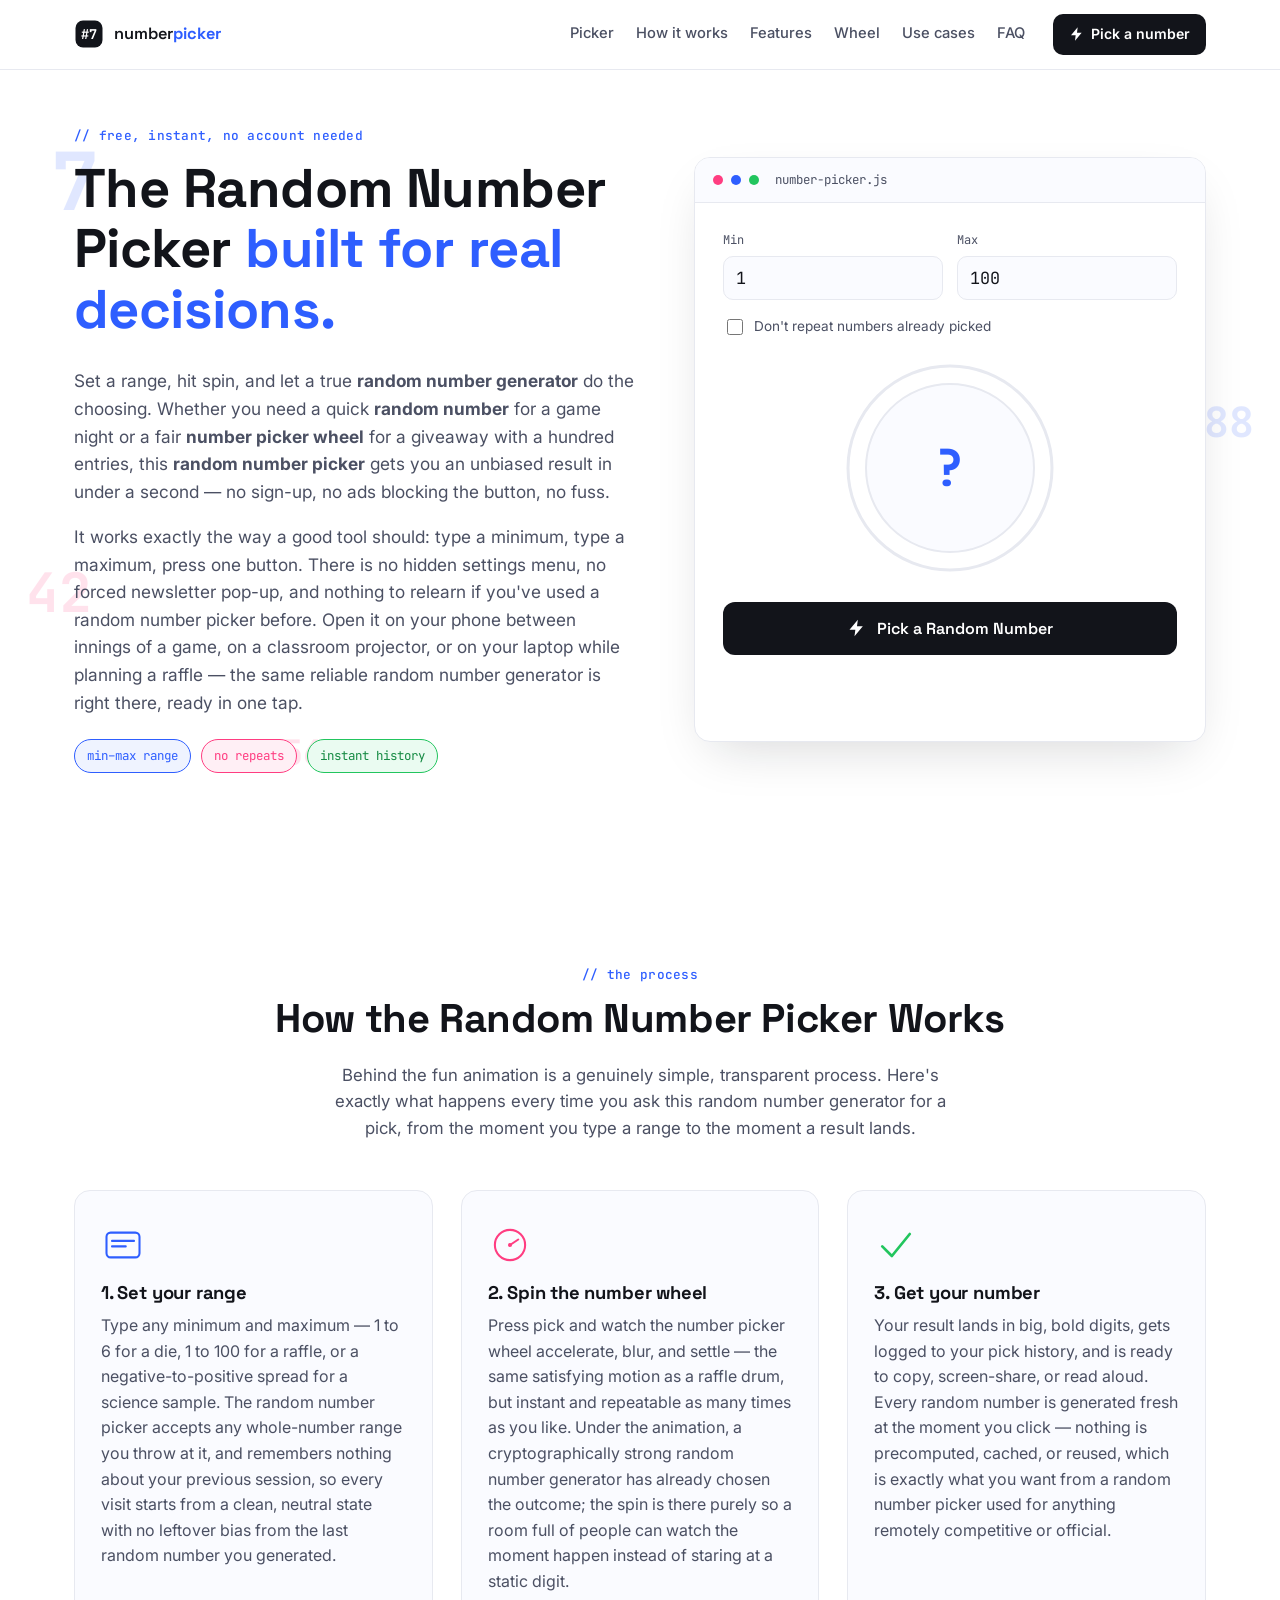
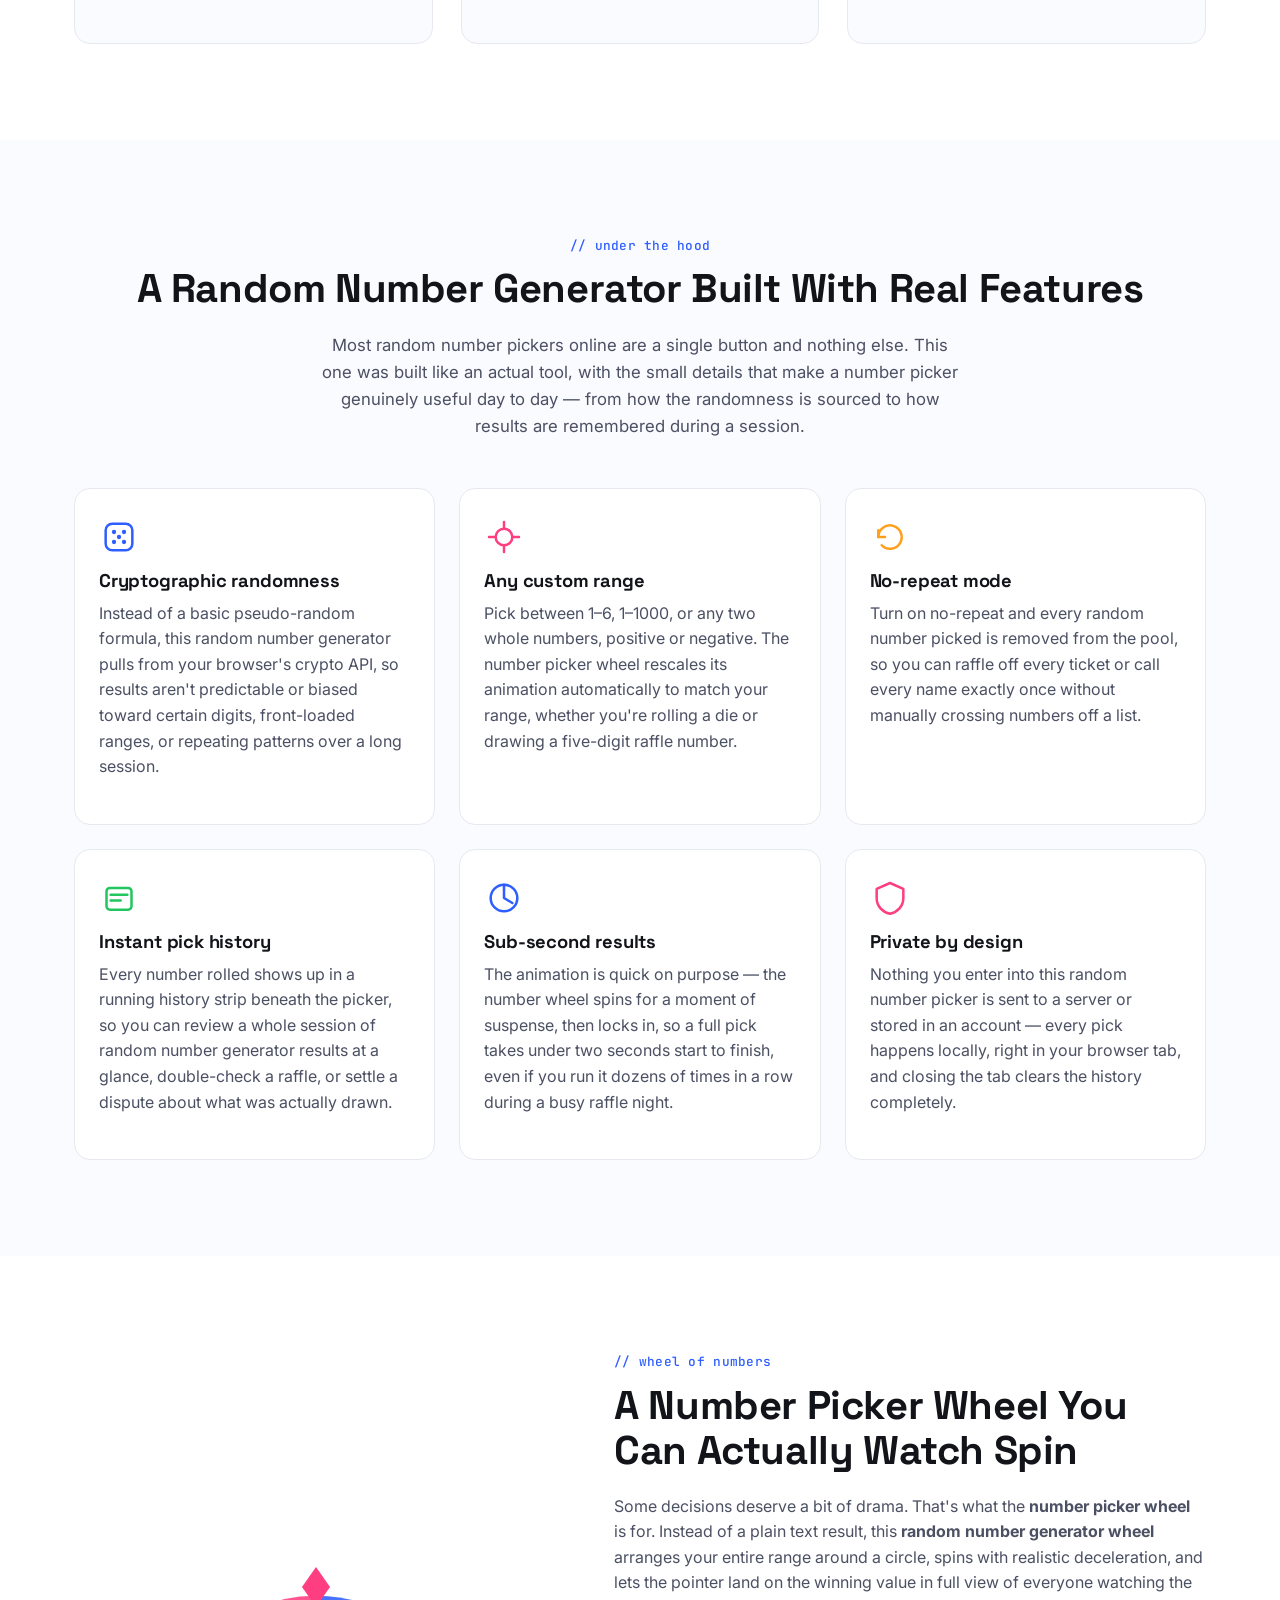
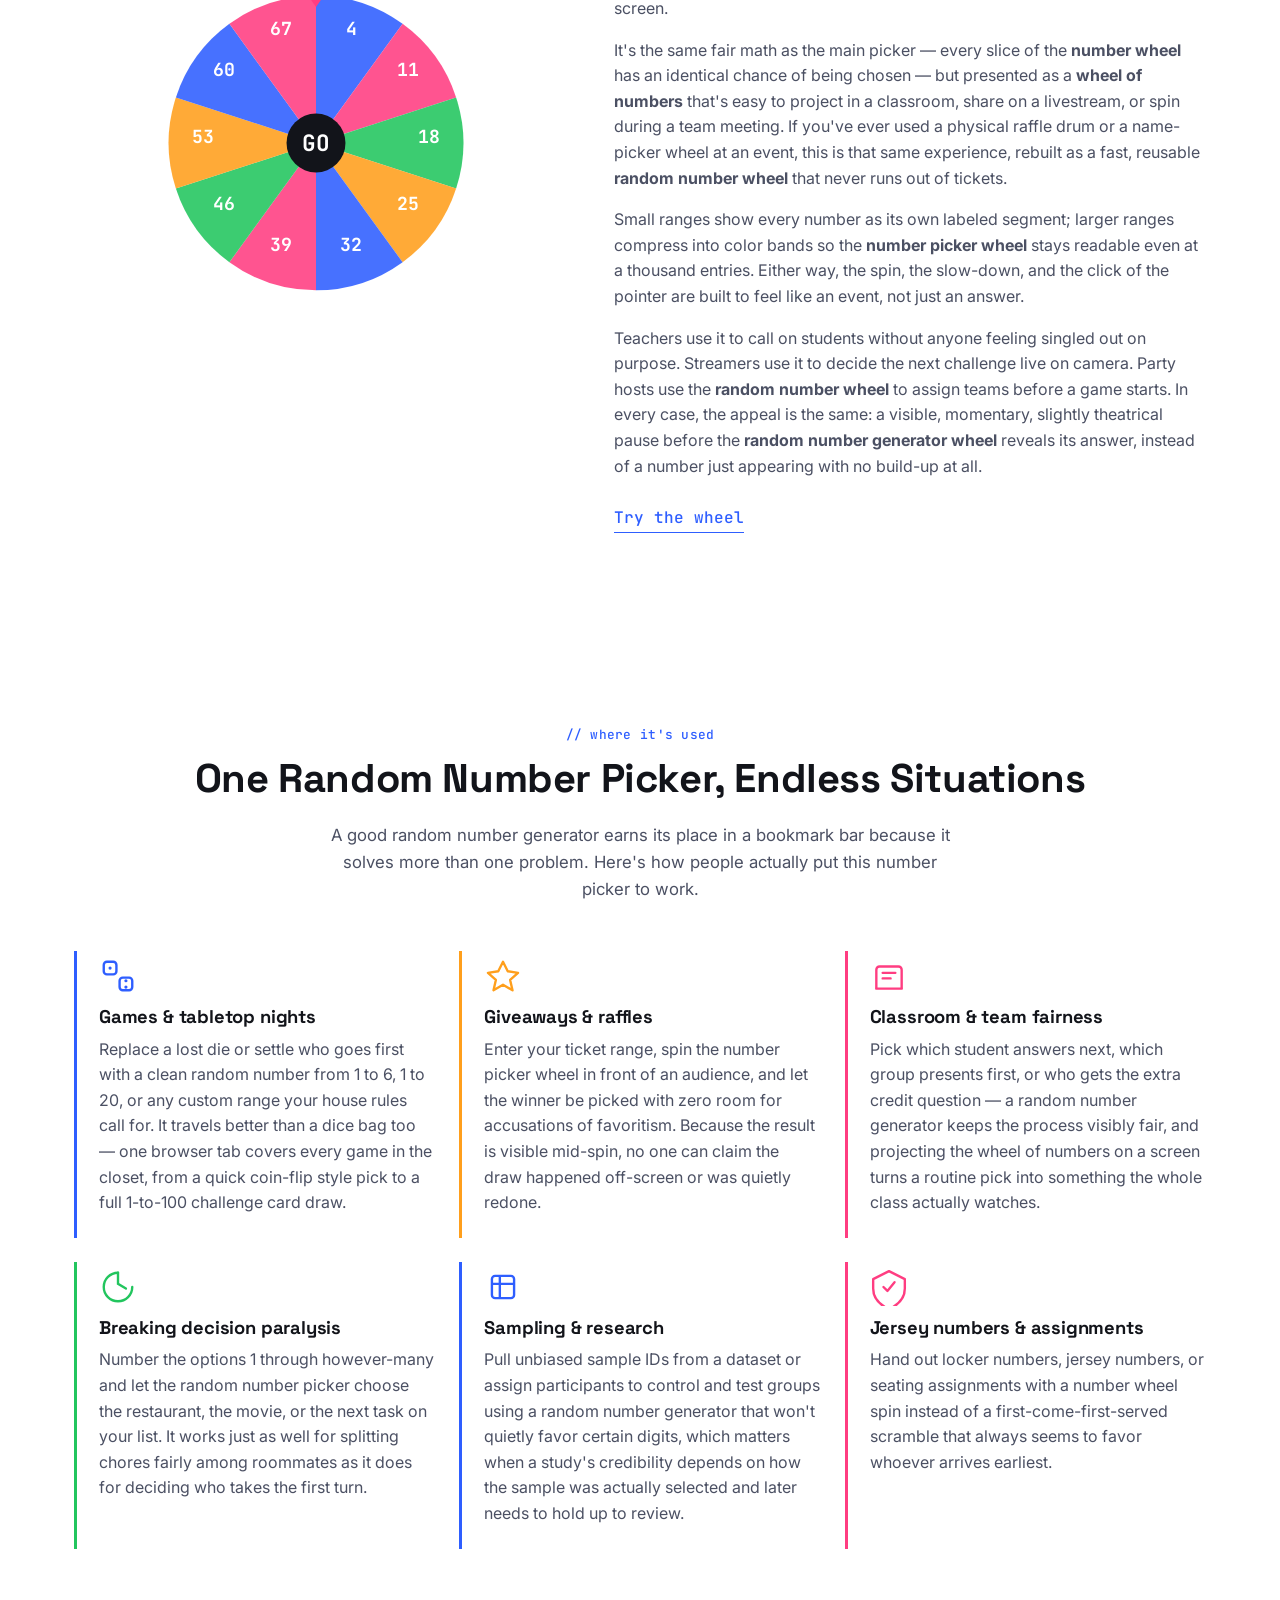
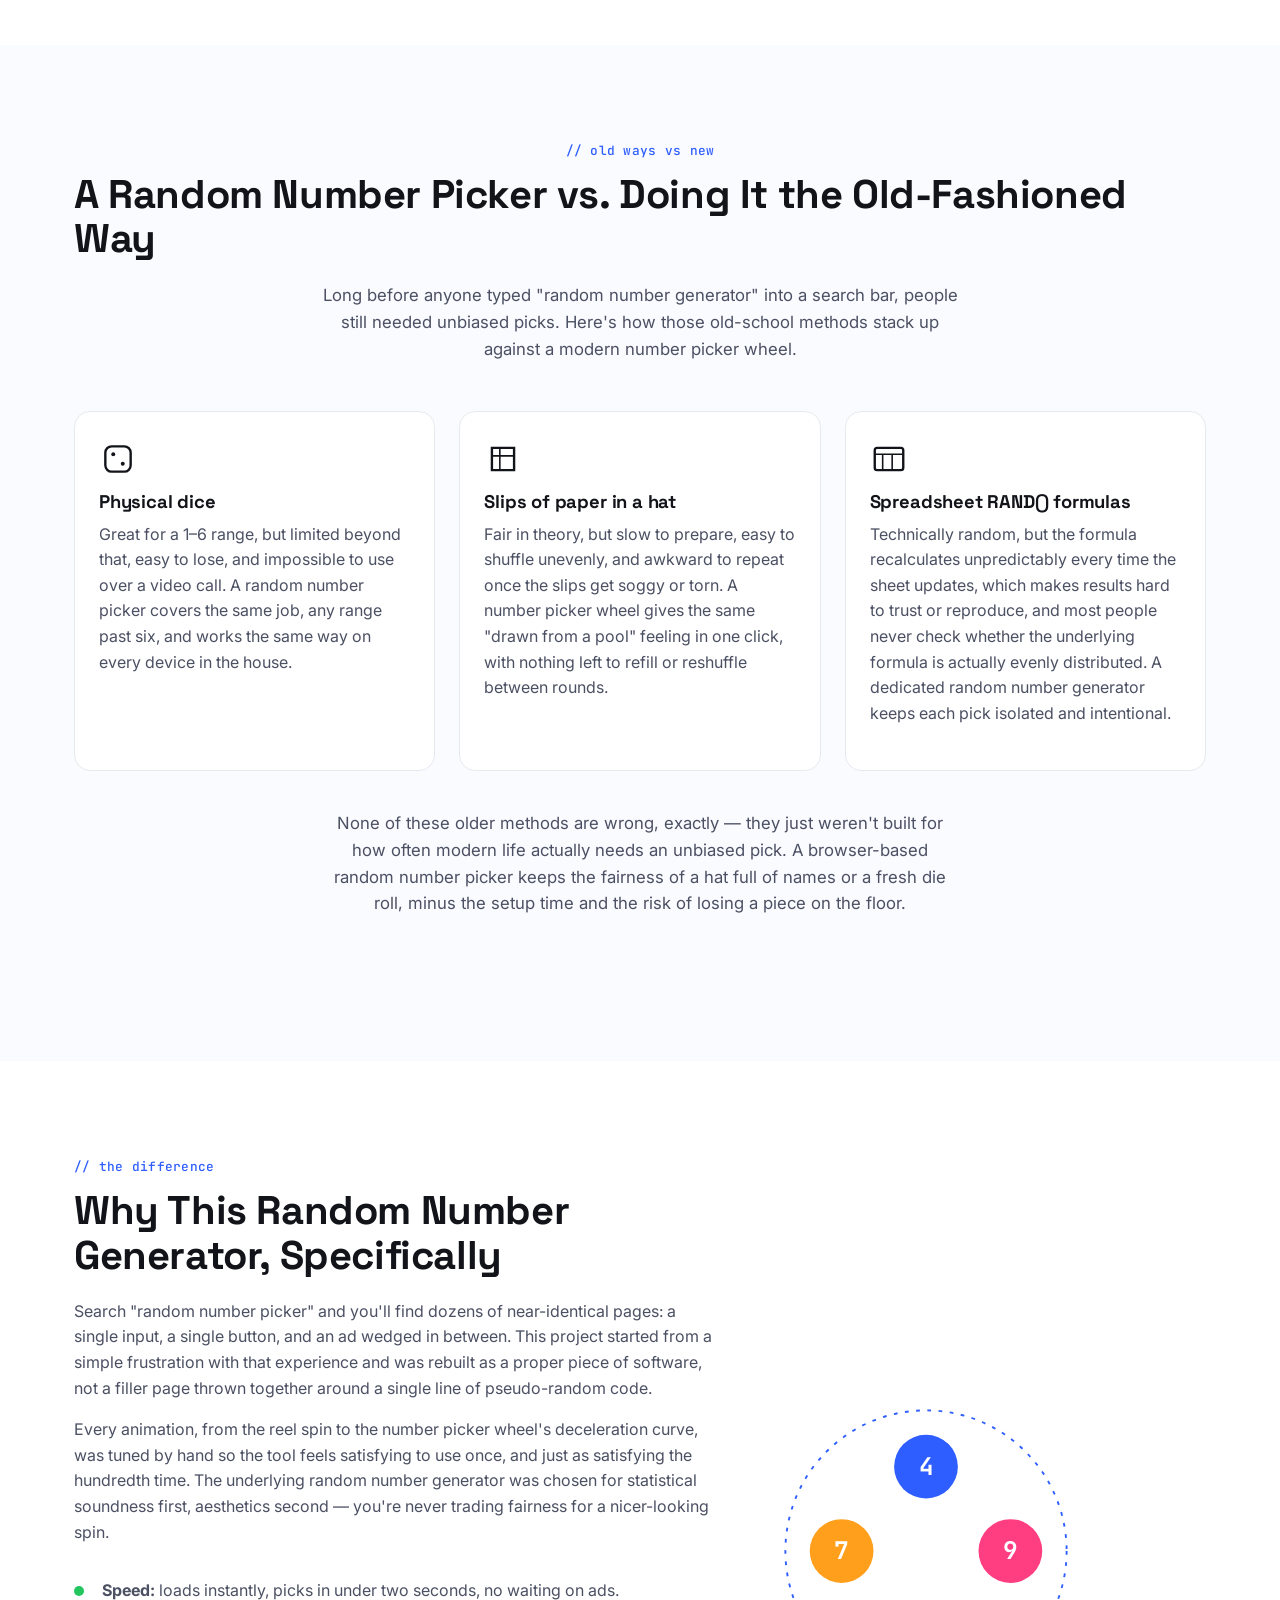
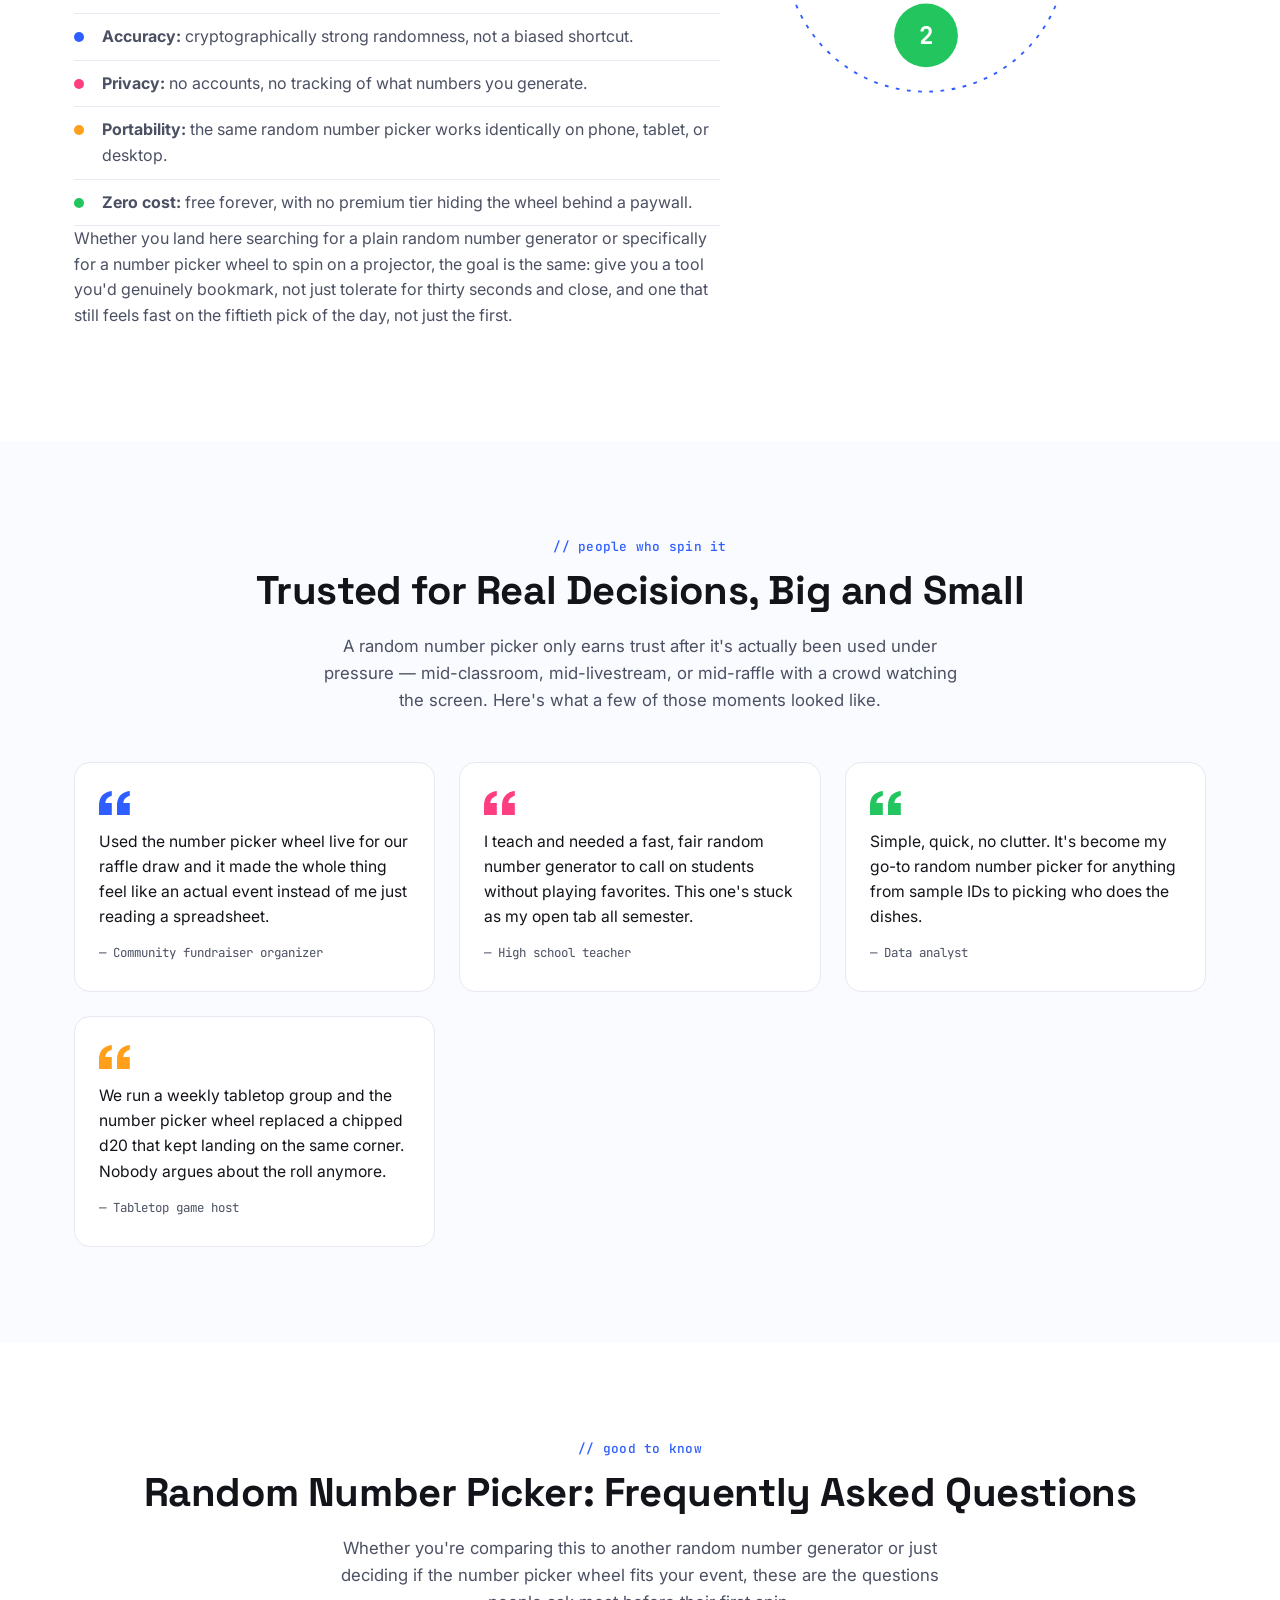
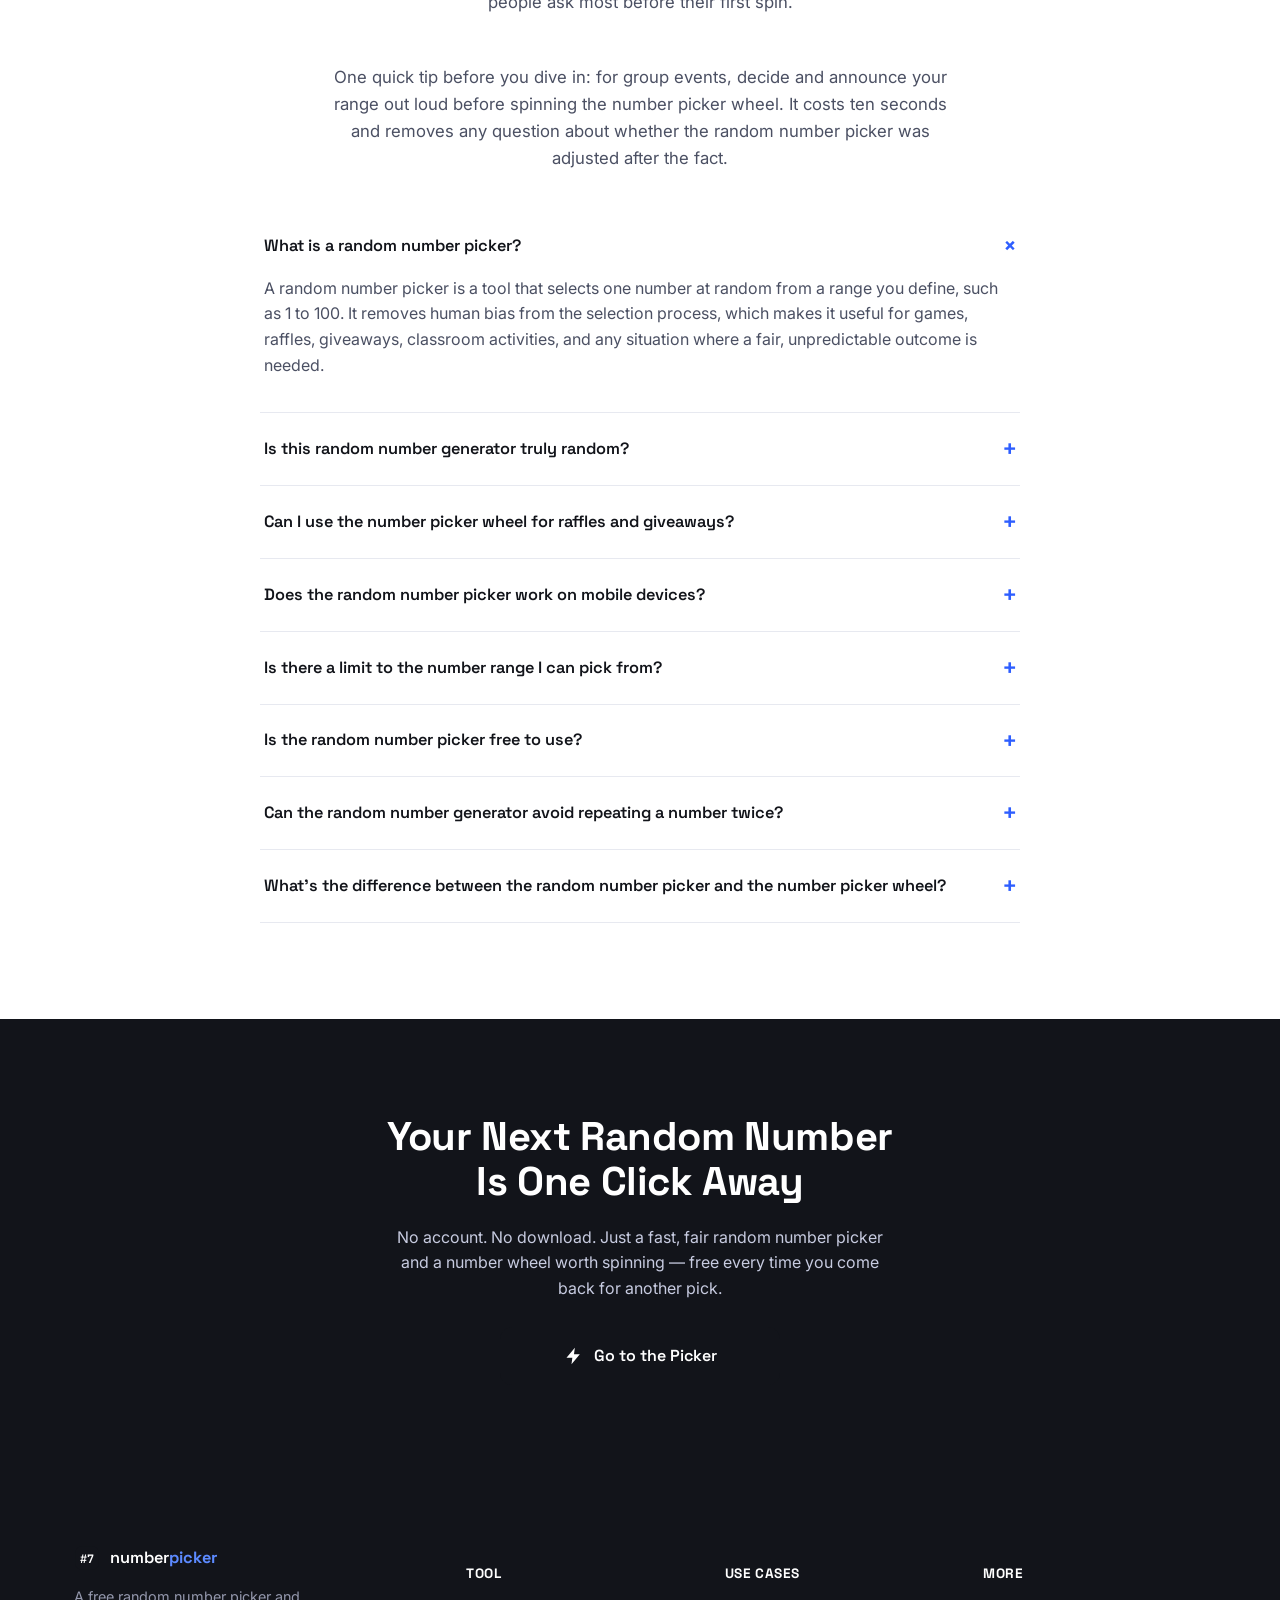
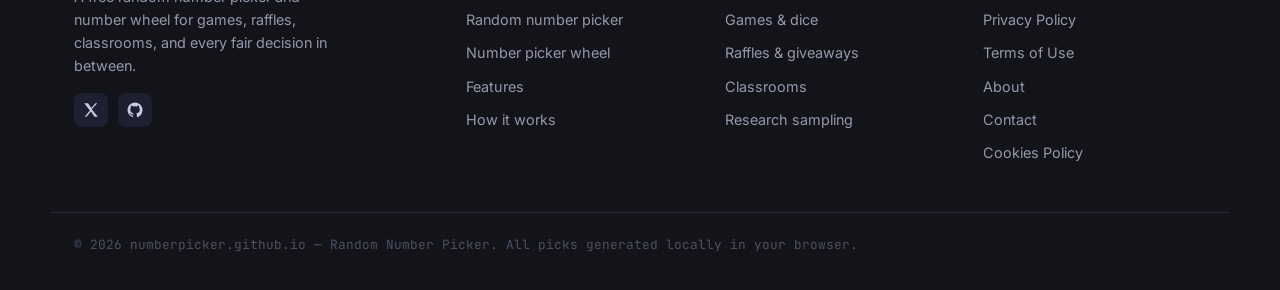
<file: index.html>
<!DOCTYPE html>
<html lang="en">
<head>
   <!-- Google tag (gtag.js) -->
<script async src="https://www.googletagmanager.com/gtag/js?id=G-2HPBSQEKFC"></script>
<script>
  window.dataLayer = window.dataLayer || [];
  function gtag(){dataLayer.push(arguments);}
  gtag('js', new Date());

  gtag('config', 'G-2HPBSQEKFC');
</script>
<meta charset="UTF-8">
<meta name="viewport" content="width=device-width, initial-scale=1.0, viewport-fit=cover">
<title>Random Number Picker — Free Online Random Number Generator & Number Wheel</title>
<meta name="description" content="Pick a random number instantly with our free Random Number Picker. A fast, fair random number generator with a spinning number picker wheel — perfect for games, raffles, classrooms, and decisions. No sign-up required.">
<meta name="keywords" content="random number picker, number picker, random number generator, random number, number picker wheel, number wheel, random number generator wheel, random number wheel, wheel of numbers">
<meta name="author" content="Number Picker">
<meta name="robots" content="index, follow, max-image-preview:large">
<link rel="canonical" href="https://numberpicker.github.io/">
<link rel="icon" type="image/png" sizes="32x32" href="/favicon.png">

<!-- Open Graph -->
<meta property="og:type" content="website">
<meta property="og:site_name" content="Random Number Picker">
<meta property="og:title" content="Random Number Picker — Free Online Random Number Generator & Number Wheel">
<meta property="og:description" content="Spin the number picker wheel or roll an instant random number. A free, fair, no-signup random number generator for games, raffles, classrooms, and more.">
<meta property="og:url" content="https://numberpicker.github.io/">
<meta property="og:image" content="https://numberpicker.github.io/assets/og.png">

<!-- Twitter -->
<meta name="twitter:card" content="summary_large_image">
<meta name="twitter:title" content="Random Number Picker — Free Online Random Number Generator">
<meta name="twitter:description" content="Spin the wheel or roll instantly. A free, fair random number generator and number picker wheel for every use case.">
<meta name="twitter:image" content="https://numberpicker.github.io/assets/og.png">

<link rel="preconnect" href="https://fonts.googleapis.com">
<link rel="preconnect" href="https://fonts.gstatic.com" crossorigin>
<link href="https://fonts.googleapis.com/css2?family=Space+Grotesk:wght@500;600;700&family=Inter:wght@400;500;600&family=JetBrains+Mono:wght@400;500;700&display=swap" rel="stylesheet">

<link rel="stylesheet" href="/css/style.css">

<!-- Schema.org: WebApplication -->
<script type="application/ld+json">
{
  "@context": "https://schema.org",
  "@type": "WebApplication",
  "name": "Random Number Picker",
  "url": "https://numberpicker.github.io/",
  "applicationCategory": "UtilitiesApplication",
  "operatingSystem": "Any",
  "browserRequirements": "Requires JavaScript",
  "offers": {
    "@type": "Offer",
    "price": "0",
    "priceCurrency": "USD"
  },
  "description": "A free online random number picker and random number generator with an animated number picker wheel. Set a range, spin, and get a fair random number instantly.",
  "featureList": [
    "Custom number range",
    "Animated number picker wheel",
    "No-repeat picking mode",
    "Pick history log",
    "Crypto-based randomness",
    "No sign-up required"
  ]
}
</script>

<!-- Schema.org: FAQPage -->
<script type="application/ld+json">
{
  "@context": "https://schema.org",
  "@type": "FAQPage",
  "mainEntity": [
    {
      "@type": "Question",
      "name": "What is a random number picker?",
      "acceptedAnswer": {
        "@type": "Answer",
        "text": "A random number picker is a tool that selects one number at random from a range you define, such as 1 to 100. It removes human bias from the selection process, which makes it useful for games, raffles, giveaways, classroom activities, and any situation where a fair, unpredictable outcome is needed."
      }
    },
    {
      "@type": "Question",
      "name": "Is this random number generator truly random?",
      "acceptedAnswer": {
        "@type": "Answer",
        "text": "Yes. Our random number generator uses your browser's cryptographically secure random values instead of simple pseudo-random math, so every outcome within your chosen range has an equal chance of appearing."
      }
    },
    {
      "@type": "Question",
      "name": "Can I use the number picker wheel for raffles and giveaways?",
      "acceptedAnswer": {
        "@type": "Answer",
        "text": "Absolutely. The number picker wheel is built for exactly this. Enter your range of ticket or entry numbers, spin the wheel of numbers, and the winning number is highlighted instantly and fairly."
      }
    },
    {
      "@type": "Question",
      "name": "Does the random number picker work on mobile devices?",
      "acceptedAnswer": {
        "@type": "Answer",
        "text": "Yes, the entire site including the number picker wheel and animations is fully responsive and works on phones, tablets, and desktop browsers."
      }
    },
    {
      "@type": "Question",
      "name": "Is there a limit to the number range I can pick from?",
      "acceptedAnswer": {
        "@type": "Answer",
        "text": "You can pick a random number from virtually any range, from a simple 1 to 10 pick to ranges in the millions. The random number generator wheel adjusts its display automatically."
      }
    },
    {
      "@type": "Question",
      "name": "Is the random number picker free to use?",
      "acceptedAnswer": {
        "@type": "Answer",
        "text": "Yes, the random number picker and number wheel are completely free, require no account, and run directly in your browser with no data stored on a server."
      }
    },
    {
      "@type": "Question",
      "name": "Can the random number generator avoid repeating a number twice?",
      "acceptedAnswer": {
        "@type": "Answer",
        "text": "Yes. Turning on the no-repeat toggle removes each result from the pool as it is drawn, so a raffle or roll call will not land on the same random number twice until every value in the range has been used."
      }
    },
    {
      "@type": "Question",
      "name": "What is the difference between the random number picker and the number picker wheel?",
      "acceptedAnswer": {
        "@type": "Answer",
        "text": "They share the same underlying random number generator. The main picker shows a quick numeric result, while the number picker wheel adds a spinning wheel of numbers visual, which works well for group settings where people want to watch the draw happen."
      }
    }
  ]
}
</script>
</head>
<body>

<div id="site-header"></div>

<main id="main-content">

  <!-- 1. HERO / MAIN TOOL -->
  <section class="section hero" id="picker" aria-label="Random number picker tool">
    <div class="hero-bg" aria-hidden="true">
      <span class="floating-num n1">7</span>
      <span class="floating-num n2">42</span>
      <span class="floating-num n3">19</span>
      <span class="floating-num n4">3</span>
      <span class="floating-num n5">88</span>
      <span class="floating-num n6">56</span>
    </div>
    <div class="container hero-grid">
      <div class="hero-copy">
        <p class="eyebrow">// free, instant, no account needed</p>
        <h1>The Random Number Picker <span class="accent">built for real decisions.</span></h1>
        <p class="hero-lede">
          Set a range, hit spin, and let a true <strong>random number generator</strong> do the choosing.
          Whether you need a quick <strong>random number</strong> for a game night or a fair
          <strong>number picker wheel</strong> for a giveaway with a hundred entries, this
          <strong>random number picker</strong> gets you an unbiased result in under a second —
          no sign-up, no ads blocking the button, no fuss.
        </p>
        <p class="hero-lede">
          It works exactly the way a good tool should: type a minimum, type a maximum, press one button. There
          is no hidden settings menu, no forced newsletter pop-up, and nothing to relearn if you've used a
          random number picker before. Open it on your phone between innings of a game, on a classroom
          projector, or on your laptop while planning a raffle — the same reliable random number generator is
          right there, ready in one tap.
        </p>
        <div class="hero-tags" aria-hidden="true">
          <span class="tag tag-blue">min–max range</span>
          <span class="tag tag-pink">no repeats</span>
          <span class="tag tag-green">instant history</span>
        </div>
      </div>

      <div class="picker-card" role="group" aria-label="Random number generator controls">
        <div class="picker-card-top">
          <span class="dot dot-pink"></span><span class="dot dot-blue"></span><span class="dot dot-green"></span>
          <span class="picker-title">number-picker.js</span>
        </div>

        <div class="picker-body">
          <div class="range-inputs">
            <label>
              <span>Min</span>
              <input type="number" id="min-input" value="1" inputmode="numeric">
            </label>
            <label>
              <span>Max</span>
              <input type="number" id="max-input" value="100" inputmode="numeric">
            </label>
          </div>

          <label class="no-repeat-toggle">
            <input type="checkbox" id="no-repeat-check">
            <span>Don't repeat numbers already picked</span>
          </label>

          <div class="reel-wrap">
            <div class="reel" id="reel" aria-live="polite">
              <span id="reel-display">?</span>
            </div>
            <svg class="reel-ring" viewBox="0 0 220 220" aria-hidden="true">
              <circle cx="110" cy="110" r="102" />
            </svg>
          </div>

          <button class="pick-btn" id="pick-btn" type="button">
            <svg width="20" height="20" viewBox="0 0 24 24" fill="none" aria-hidden="true"><path d="M13 2 3 14h7l-1 8 10-12h-7l1-8Z" fill="currentColor"/></svg>
            Pick a Random Number
          </button>

          <div class="history-row" id="history-row" aria-label="Recent picks"></div>
        </div>
      </div>
    </div>
  </section>

  <!-- 2. HOW IT WORKS -->
  <section class="section how" id="how-it-works" aria-labelledby="how-heading">
    <div class="container">
      <p class="eyebrow center">// the process</p>
      <h2 id="how-heading">How the Random Number Picker Works</h2>
      <p class="section-lede center">
        Behind the fun animation is a genuinely simple, transparent process. Here's exactly what happens
        every time you ask this random number generator for a pick, from the moment you type a range to the
        moment a result lands.
      </p>

      <div class="steps-grid">
        <div class="step-card">
          <svg class="step-icon" viewBox="0 0 64 64" fill="none" aria-hidden="true">
            <rect x="8" y="14" width="48" height="36" rx="6" stroke="#2E5EFF" stroke-width="3"/>
            <path d="M16 26h32M16 34h20" stroke="#2E5EFF" stroke-width="3" stroke-linecap="round"/>
          </svg>
          <h3>1. Set your range</h3>
          <p>Type any minimum and maximum — 1 to 6 for a die, 1 to 100 for a raffle, or a negative-to-positive
          spread for a science sample. The random number picker accepts any whole-number range you throw at
          it, and remembers nothing about your previous session, so every visit starts from a clean, neutral
          state with no leftover bias from the last random number you generated.</p>
        </div>
        <div class="step-card">
          <svg class="step-icon" viewBox="0 0 64 64" fill="none" aria-hidden="true">
            <circle cx="32" cy="32" r="22" stroke="#FF3D81" stroke-width="3"/>
            <path d="M32 32 44 24" stroke="#FF3D81" stroke-width="3" stroke-linecap="round"/>
            <circle cx="32" cy="32" r="3" fill="#FF3D81"/>
          </svg>
          <h3>2. Spin the number wheel</h3>
          <p>Press pick and watch the number picker wheel accelerate, blur, and settle — the same satisfying
          motion as a raffle drum, but instant and repeatable as many times as you like. Under the animation,
          a cryptographically strong random number generator has already chosen the outcome; the spin is there
          purely so a room full of people can watch the moment happen instead of staring at a static digit.</p>
        </div>
        <div class="step-card">
          <svg class="step-icon" viewBox="0 0 64 64" fill="none" aria-hidden="true">
            <path d="M12 34 26 48 52 16" stroke="#22C55E" stroke-width="4" stroke-linecap="round" stroke-linejoin="round" fill="none"/>
          </svg>
          <h3>3. Get your number</h3>
          <p>Your result lands in big, bold digits, gets logged to your pick history, and is ready to copy,
          screen-share, or read aloud. Every random number is generated fresh at the moment you click — nothing
          is precomputed, cached, or reused, which is exactly what you want from a random number picker used
          for anything remotely competitive or official.</p>
        </div>
      </div>
    </div>
  </section>

  <!-- 3. FEATURES -->
  <section class="section features" id="features" aria-labelledby="features-heading">
    <div class="container">
      <p class="eyebrow center">// under the hood</p>
      <h2 id="features-heading">A Random Number Generator Built With Real Features</h2>
      <p class="section-lede center">
        Most random number pickers online are a single button and nothing else. This one was built like an
        actual tool, with the small details that make a number picker genuinely useful day to day — from how
        the randomness is sourced to how results are remembered during a session.
      </p>

      <div class="features-grid">
        <article class="feature-card">
          <svg class="feature-icon" viewBox="0 0 48 48" fill="none" aria-hidden="true"><rect x="8" y="8" width="32" height="32" rx="8" stroke="#2E5EFF" stroke-width="3"/><circle cx="18" cy="18" r="2.6" fill="#2E5EFF"/><circle cx="30" cy="18" r="2.6" fill="#2E5EFF"/><circle cx="24" cy="24" r="2.6" fill="#2E5EFF"/><circle cx="18" cy="30" r="2.6" fill="#2E5EFF"/><circle cx="30" cy="30" r="2.6" fill="#2E5EFF"/></svg>
          <h3>Cryptographic randomness</h3>
          <p>Instead of a basic pseudo-random formula, this random number generator pulls from your browser's
          crypto API, so results aren't predictable or biased toward certain digits, front-loaded ranges, or
          repeating patterns over a long session.</p>
        </article>
        <article class="feature-card">
          <svg class="feature-icon" viewBox="0 0 48 48" fill="none" aria-hidden="true"><path d="M24 6v8M24 34v8M6 24h8M34 24h8" stroke="#FF3D81" stroke-width="3" stroke-linecap="round"/><circle cx="24" cy="24" r="10" stroke="#FF3D81" stroke-width="3"/></svg>
          <h3>Any custom range</h3>
          <p>Pick between 1–6, 1–1000, or any two whole numbers, positive or negative. The number picker wheel
          rescales its animation automatically to match your range, whether you're rolling a die or drawing a
          five-digit raffle number.</p>
        </article>
        <article class="feature-card">
          <svg class="feature-icon" viewBox="0 0 48 48" fill="none" aria-hidden="true"><path d="M10 24a14 14 0 1 1 4 9.9" stroke="#FF9F1C" stroke-width="3" fill="none" stroke-linecap="round"/><path d="M10 24v-8m0 8h8" stroke="#FF9F1C" stroke-width="3" stroke-linecap="round" stroke-linejoin="round"/></svg>
          <h3>No-repeat mode</h3>
          <p>Turn on no-repeat and every random number picked is removed from the pool, so you can raffle off
          every ticket or call every name exactly once without manually crossing numbers off a list.</p>
        </article>
        <article class="feature-card">
          <svg class="feature-icon" viewBox="0 0 48 48" fill="none" aria-hidden="true"><rect x="9" y="12" width="30" height="26" rx="4" stroke="#22C55E" stroke-width="3"/><path d="M14 20h20M14 27h12" stroke="#22C55E" stroke-width="3" stroke-linecap="round"/></svg>
          <h3>Instant pick history</h3>
          <p>Every number rolled shows up in a running history strip beneath the picker, so you can review a
          whole session of random number generator results at a glance, double-check a raffle, or settle a
          dispute about what was actually drawn.</p>
        </article>
        <article class="feature-card">
          <svg class="feature-icon" viewBox="0 0 48 48" fill="none" aria-hidden="true"><circle cx="24" cy="24" r="16" stroke="#2E5EFF" stroke-width="3"/><path d="M24 8v16l10 6" stroke="#2E5EFF" stroke-width="3" stroke-linecap="round" stroke-linejoin="round"/></svg>
          <h3>Sub-second results</h3>
          <p>The animation is quick on purpose — the number wheel spins for a moment of suspense, then locks
          in, so a full pick takes under two seconds start to finish, even if you run it dozens of times in a
          row during a busy raffle night.</p>
        </article>
        <article class="feature-card">
          <svg class="feature-icon" viewBox="0 0 48 48" fill="none" aria-hidden="true"><path d="M24 6 40 13v11c0 10-7 17-16 19-9-2-16-9-16-19V13z" stroke="#FF3D81" stroke-width="3" stroke-linejoin="round" fill="none"/></svg>
          <h3>Private by design</h3>
          <p>Nothing you enter into this random number picker is sent to a server or stored in an account —
          every pick happens locally, right in your browser tab, and closing the tab clears the history
          completely.</p>
        </article>
      </div>
    </div>
  </section>

  <!-- 4. NUMBER PICKER WHEEL -->
  <section class="section wheel-section" id="number-wheel" aria-labelledby="wheel-heading">
    <div class="container wheel-grid">
      <div class="wheel-visual" aria-hidden="true">
        <svg id="wheel-svg" viewBox="0 0 300 300" class="wheel-svg">
          <g id="wheel-segments"></g>
          <circle cx="150" cy="150" r="26" fill="#12141A"/>
          <text x="150" y="157" text-anchor="middle" font-family="JetBrains Mono, monospace" font-size="20" font-weight="700" fill="#fff">GO</text>
        </svg>
        <svg class="wheel-pointer" viewBox="0 0 40 40" width="40" height="40"><path d="M20 0 34 20 20 40 6 20Z" fill="#FF3D81"/></svg>
      </div>
      <div class="wheel-copy">
        <p class="eyebrow">// wheel of numbers</p>
        <h2 id="wheel-heading">A Number Picker Wheel You Can Actually Watch Spin</h2>
        <p>
          Some decisions deserve a bit of drama. That's what the <strong>number picker wheel</strong> is for.
          Instead of a plain text result, this <strong>random number generator wheel</strong> arranges your
          entire range around a circle, spins with realistic deceleration, and lets the pointer land on the
          winning value in full view of everyone watching the screen.
        </p>
        <p>
          It's the same fair math as the main picker — every slice of the <strong>number wheel</strong> has an
          identical chance of being chosen — but presented as a <strong>wheel of numbers</strong> that's easy
          to project in a classroom, share on a livestream, or spin during a team meeting. If you've ever used
          a physical raffle drum or a name-picker wheel at an event, this is that same experience, rebuilt as
          a fast, reusable <strong>random number wheel</strong> that never runs out of tickets.
        </p>
        <p>
          Small ranges show every number as its own labeled segment; larger ranges compress into color bands
          so the <strong>number picker wheel</strong> stays readable even at a thousand entries. Either way,
          the spin, the slow-down, and the click of the pointer are built to feel like an event, not just an
          answer.
        </p>
        <p>
          Teachers use it to call on students without anyone feeling singled out on purpose. Streamers use it
          to decide the next challenge live on camera. Party hosts use the <strong>random number wheel</strong>
          to assign teams before a game starts. In every case, the appeal is the same: a visible, momentary,
          slightly theatrical pause before the <strong>random number generator wheel</strong> reveals its
          answer, instead of a number just appearing with no build-up at all.
        </p>
        <a href="/wheel" class="link-cta">Try the wheel</a>
      </div>
    </div>
  </section>

  <!-- 5. USE CASES -->
  <section class="section use-cases" id="use-cases" aria-labelledby="use-cases-heading">
    <div class="container">
      <p class="eyebrow center">// where it's used</p>
      <h2 id="use-cases-heading">One Random Number Picker, Endless Situations</h2>
      <p class="section-lede center">
        A good random number generator earns its place in a bookmark bar because it solves more than one
        problem. Here's how people actually put this number picker to work.
      </p>

      <div class="usecase-grid">
        <article class="usecase-card">
          <svg class="usecase-icon" viewBox="0 0 48 48" fill="none" aria-hidden="true"><rect x="6" y="6" width="16" height="16" rx="4" stroke="#2E5EFF" stroke-width="3"/><rect x="26" y="26" width="16" height="16" rx="4" stroke="#2E5EFF" stroke-width="3"/><circle cx="14" cy="14" r="2" fill="#2E5EFF"/><circle cx="34" cy="30" r="2" fill="#2E5EFF"/><circle cx="34" cy="38" r="2" fill="#2E5EFF"/></svg>
          <h3>Games &amp; tabletop nights</h3>
          <p>Replace a lost die or settle who goes first with a clean random number from 1 to 6, 1 to 20, or
          any custom range your house rules call for. It travels better than a dice bag too — one browser tab
          covers every game in the closet, from a quick coin-flip style pick to a full 1-to-100 challenge card
          draw.</p>
        </article>
        <article class="usecase-card">
          <svg class="usecase-icon" viewBox="0 0 48 48" fill="none" aria-hidden="true"><path d="M24 6 30 18 43 20 33 29 36 42 24 35 12 42 15 29 5 20 18 18Z" stroke="#FF9F1C" stroke-width="3" stroke-linejoin="round" fill="none"/></svg>
          <h3>Giveaways &amp; raffles</h3>
          <p>Enter your ticket range, spin the number picker wheel in front of an audience, and let the winner
          be picked with zero room for accusations of favoritism. Because the result is visible mid-spin, no
          one can claim the draw happened off-screen or was quietly redone.</p>
        </article>
        <article class="usecase-card">
          <svg class="usecase-icon" viewBox="0 0 48 48" fill="none" aria-hidden="true"><path d="M8 40V16a4 4 0 0 1 4-4h24a4 4 0 0 1 4 4v24" stroke="#FF3D81" stroke-width="3" fill="none"/><path d="M8 40h32M16 20h16M16 27h10" stroke="#FF3D81" stroke-width="3" stroke-linecap="round"/></svg>
          <h3>Classroom &amp; team fairness</h3>
          <p>Pick which student answers next, which group presents first, or who gets the extra credit
          question — a random number generator keeps the process visibly fair, and projecting the wheel of
          numbers on a screen turns a routine pick into something the whole class actually watches.</p>
        </article>
        <article class="usecase-card">
          <svg class="usecase-icon" viewBox="0 0 48 48" fill="none" aria-hidden="true"><path d="M24 6a18 18 0 1 0 18 18" stroke="#22C55E" stroke-width="3" fill="none" stroke-linecap="round"/><path d="M24 6v14l10 6" stroke="#22C55E" stroke-width="3" stroke-linecap="round"/></svg>
          <h3>Breaking decision paralysis</h3>
          <p>Number the options 1 through however-many and let the random number picker choose the restaurant,
          the movie, or the next task on your list. It works just as well for splitting chores fairly among
          roommates as it does for deciding who takes the first turn.</p>
        </article>
        <article class="usecase-card">
          <svg class="usecase-icon" viewBox="0 0 48 48" fill="none" aria-hidden="true"><rect x="10" y="10" width="28" height="28" rx="4" stroke="#2E5EFF" stroke-width="3"/><path d="M10 20h28M20 10v28" stroke="#2E5EFF" stroke-width="3"/></svg>
          <h3>Sampling &amp; research</h3>
          <p>Pull unbiased sample IDs from a dataset or assign participants to control and test groups using a
          random number generator that won't quietly favor certain digits, which matters when a study's
          credibility depends on how the sample was actually selected and later needs to hold up to review.</p>
        </article>
        <article class="usecase-card">
          <svg class="usecase-icon" viewBox="0 0 48 48" fill="none" aria-hidden="true"><path d="M24 4 44 14v12c0 12-8.6 20.8-20 26C12.6 46.8 4 38 4 26V14Z" stroke="#FF3D81" stroke-width="3" fill="none" stroke-linejoin="round"/><path d="M17 24l5 5 9-11" stroke="#FF3D81" stroke-width="3" stroke-linecap="round" stroke-linejoin="round" fill="none"/></svg>
          <h3>Jersey numbers &amp; assignments</h3>
          <p>Hand out locker numbers, jersey numbers, or seating assignments with a number wheel spin instead of
          a first-come-first-served scramble that always seems to favor whoever arrives earliest.</p>
        </article>
      </div>
    </div>
  </section>

  <!-- 5b. COMPARISON -->
  <section class="section compare" id="compare" aria-labelledby="compare-heading">
    <div class="container">
      <p class="eyebrow center">// old ways vs new</p>
      <h2 id="compare-heading">A Random Number Picker vs. Doing It the Old-Fashioned Way</h2>
      <p class="section-lede center">
        Long before anyone typed "random number generator" into a search bar, people still needed unbiased
        picks. Here's how those old-school methods stack up against a modern number picker wheel.
      </p>
      <div class="compare-grid">
        <article class="compare-card">
          <svg class="compare-icon" viewBox="0 0 48 48" fill="none" aria-hidden="true"><rect x="8" y="8" width="32" height="32" rx="8" stroke="#12141A" stroke-width="3"/><circle cx="18" cy="18" r="2.5" fill="#12141A"/><circle cx="30" cy="30" r="2.5" fill="#12141A"/></svg>
          <h3>Physical dice</h3>
          <p>Great for a 1–6 range, but limited beyond that, easy to lose, and impossible to use over a video
          call. A random number picker covers the same job, any range past six, and works the same way on
          every device in the house.</p>
        </article>
        <article class="compare-card">
          <svg class="compare-icon" viewBox="0 0 48 48" fill="none" aria-hidden="true"><path d="M10 10h28v28H10z" stroke="#12141A" stroke-width="3"/><path d="M10 20h28M20 10v28" stroke="#12141A" stroke-width="2"/></svg>
          <h3>Slips of paper in a hat</h3>
          <p>Fair in theory, but slow to prepare, easy to shuffle unevenly, and awkward to repeat once the
          slips get soggy or torn. A number picker wheel gives the same "drawn from a pool" feeling in one
          click, with nothing left to refill or reshuffle between rounds.</p>
        </article>
        <article class="compare-card">
          <svg class="compare-icon" viewBox="0 0 48 48" fill="none" aria-hidden="true"><rect x="6" y="10" width="36" height="28" rx="3" stroke="#12141A" stroke-width="3"/><path d="M6 18h36M16 18v20M28 18v20" stroke="#12141A" stroke-width="2"/></svg>
          <h3>Spreadsheet RAND() formulas</h3>
          <p>Technically random, but the formula recalculates unpredictably every time the sheet updates,
          which makes results hard to trust or reproduce, and most people never check whether the underlying
          formula is actually evenly distributed. A dedicated random number generator keeps each pick isolated
          and intentional.</p>
        </article>
      </div>
      <p class="section-lede center" style="margin-top:2.4rem;">
        None of these older methods are wrong, exactly — they just weren't built for how often modern life
        actually needs an unbiased pick. A browser-based random number picker keeps the fairness of a hat full
        of names or a fresh die roll, minus the setup time and the risk of losing a piece on the floor.
      </p>
    </div>
  </section>

  <!-- 6. WHY CHOOSE US -->
  <section class="section why" id="why-us" aria-labelledby="why-heading">
    <div class="container why-grid">
      <div class="why-copy">
        <p class="eyebrow">// the difference</p>
        <h2 id="why-heading">Why This Random Number Generator, Specifically</h2>
        <p>
          Search "random number picker" and you'll find dozens of near-identical pages: a single input, a
          single button, and an ad wedged in between. This project started from a simple frustration with
          that experience and was rebuilt as a proper piece of software, not a filler page thrown together
          around a single line of pseudo-random code.
        </p>
        <p>
          Every animation, from the reel spin to the number picker wheel's deceleration curve, was tuned by
          hand so the tool feels satisfying to use once, and just as satisfying the hundredth time. The
          underlying random number generator was chosen for statistical soundness first, aesthetics second —
          you're never trading fairness for a nicer-looking spin.
        </p>
        <ul class="why-list">
          <li><strong>Speed:</strong> loads instantly, picks in under two seconds, no waiting on ads.</li>
          <li><strong>Accuracy:</strong> cryptographically strong randomness, not a biased shortcut.</li>
          <li><strong>Privacy:</strong> no accounts, no tracking of what numbers you generate.</li>
          <li><strong>Portability:</strong> the same random number picker works identically on phone, tablet, or desktop.</li>
          <li><strong>Zero cost:</strong> free forever, with no premium tier hiding the wheel behind a paywall.</li>
        </ul>
        <p>
          Whether you land here searching for a plain random number generator or specifically for a number
          picker wheel to spin on a projector, the goal is the same: give you a tool you'd genuinely bookmark,
          not just tolerate for thirty seconds and close, and one that still feels fast on the fiftieth pick
          of the day, not just the first.
        </p>
      </div>
      <div class="why-visual" aria-hidden="true">
        <svg viewBox="0 0 320 320" class="why-svg">
          <circle cx="160" cy="160" r="150" stroke="#2E5EFF" stroke-width="2" stroke-dasharray="4 8" fill="none"/>
          <circle cx="160" cy="70" r="34" fill="#2E5EFF"/>
          <text x="160" y="79" text-anchor="middle" font-family="JetBrains Mono" font-size="26" fill="#fff" font-weight="700">4</text>
          <circle cx="250" cy="160" r="34" fill="#FF3D81"/>
          <text x="250" y="169" text-anchor="middle" font-family="JetBrains Mono" font-size="26" fill="#fff" font-weight="700">9</text>
          <circle cx="160" cy="250" r="34" fill="#22C55E"/>
          <text x="160" y="259" text-anchor="middle" font-family="JetBrains Mono" font-size="26" fill="#fff" font-weight="700">2</text>
          <circle cx="70" cy="160" r="34" fill="#FF9F1C"/>
          <text x="70" y="169" text-anchor="middle" font-family="JetBrains Mono" font-size="26" fill="#fff" font-weight="700">7</text>
        </svg>
      </div>
    </div>
  </section>

  <!-- 7. TESTIMONIALS -->
  <section class="section testimonials" id="testimonials" aria-labelledby="testimonials-heading">
    <div class="container">
      <p class="eyebrow center">// people who spin it</p>
      <h2 id="testimonials-heading">Trusted for Real Decisions, Big and Small</h2>
      <p class="section-lede center">
        A random number picker only earns trust after it's actually been used under pressure — mid-classroom,
        mid-livestream, or mid-raffle with a crowd watching the screen. Here's what a few of those moments
        looked like.
      </p>
      <div class="testimonial-grid">
        <figure class="testimonial-card">
          <svg class="quote-icon" viewBox="0 0 32 24" fill="#2E5EFF" aria-hidden="true"><path d="M0 24V14.4C0 6 4.8.8 12.8 0v4.8c-4 1.2-6.4 4-6.4 7.2h6.4V24H0Zm18 0V14.4C18 6 22.8.8 30.8 0v4.8c-4 1.2-6.4 4-6.4 7.2h6.4V24H18Z"/></svg>
          <blockquote>Used the number picker wheel live for our raffle draw and it made the whole thing feel like an actual event instead of me just reading a spreadsheet.</blockquote>
          <figcaption>— Community fundraiser organizer</figcaption>
        </figure>
        <figure class="testimonial-card">
          <svg class="quote-icon" viewBox="0 0 32 24" fill="#FF3D81" aria-hidden="true"><path d="M0 24V14.4C0 6 4.8.8 12.8 0v4.8c-4 1.2-6.4 4-6.4 7.2h6.4V24H0Zm18 0V14.4C18 6 22.8.8 30.8 0v4.8c-4 1.2-6.4 4-6.4 7.2h6.4V24H18Z"/></svg>
          <blockquote>I teach and needed a fast, fair random number generator to call on students without playing favorites. This one's stuck as my open tab all semester.</blockquote>
          <figcaption>— High school teacher</figcaption>
        </figure>
        <figure class="testimonial-card">
          <svg class="quote-icon" viewBox="0 0 32 24" fill="#22C55E" aria-hidden="true"><path d="M0 24V14.4C0 6 4.8.8 12.8 0v4.8c-4 1.2-6.4 4-6.4 7.2h6.4V24H0Zm18 0V14.4C18 6 22.8.8 30.8 0v4.8c-4 1.2-6.4 4-6.4 7.2h6.4V24H18Z"/></svg>
          <blockquote>Simple, quick, no clutter. It's become my go-to random number picker for anything from sample IDs to picking who does the dishes.</blockquote>
          <figcaption>— Data analyst</figcaption>
        </figure>
        <figure class="testimonial-card">
          <svg class="quote-icon" viewBox="0 0 32 24" fill="#FF9F1C" aria-hidden="true"><path d="M0 24V14.4C0 6 4.8.8 12.8 0v4.8c-4 1.2-6.4 4-6.4 7.2h6.4V24H0Zm18 0V14.4C18 6 22.8.8 30.8 0v4.8c-4 1.2-6.4 4-6.4 7.2h6.4V24H18Z"/></svg>
          <blockquote>We run a weekly tabletop group and the number picker wheel replaced a chipped d20 that kept landing on the same corner. Nobody argues about the roll anymore.</blockquote>
          <figcaption>— Tabletop game host</figcaption>
        </figure>
      </div>
    </div>
  </section>

  <!-- 8. FAQ -->
  <section class="section faq" id="faq" aria-labelledby="faq-heading">
    <div class="container">
      <p class="eyebrow center">// good to know</p>
      <h2 id="faq-heading">Random Number Picker: Frequently Asked Questions</h2>
      <p class="section-lede center">
        Whether you're comparing this to another random number generator or just deciding if the number
        picker wheel fits your event, these are the questions people ask most before their first spin.
      </p>

      <p class="section-lede center" style="margin-bottom:2.4rem;">
        One quick tip before you dive in: for group events, decide and announce your range out loud before
        spinning the number picker wheel. It costs ten seconds and removes any question about whether the
        random number picker was adjusted after the fact.
      </p>

      <div class="faq-list">
        <details class="faq-item" open>
          <summary>What is a random number picker?</summary>
          <p>A random number picker is a tool that selects one number at random from a range you define, such
          as 1 to 100. It removes human bias from the selection process, which makes it useful for games,
          raffles, giveaways, classroom activities, and any situation where a fair, unpredictable outcome is
          needed.</p>
        </details>
        <details class="faq-item">
          <summary>Is this random number generator truly random?</summary>
          <p>Yes. It uses your browser's cryptographically secure random values instead of a simple
          pseudo-random formula, so every outcome within your chosen range has an equal chance of appearing —
          no digit is quietly favored over another.</p>
        </details>
        <details class="faq-item">
          <summary>Can I use the number picker wheel for raffles and giveaways?</summary>
          <p>Absolutely — the number picker wheel was built with exactly this in mind. Enter your range of
          ticket or entry numbers, spin the wheel of numbers, and the winning number is highlighted instantly
          and fairly, in full view of anyone watching.</p>
        </details>
        <details class="faq-item">
          <summary>Does the random number picker work on mobile devices?</summary>
          <p>Yes. The entire experience, including the number picker wheel and all animations, is built
          responsively and works smoothly on phones, tablets, and desktop browsers alike.</p>
        </details>
        <details class="faq-item">
          <summary>Is there a limit to the number range I can pick from?</summary>
          <p>You can generate a random number from almost any range, from a simple 1-to-10 pick up to ranges
          in the millions. The random number generator wheel automatically adjusts how it displays large
          ranges so it stays readable.</p>
        </details>
        <details class="faq-item">
          <summary>Is the random number picker free to use?</summary>
          <p>Yes — completely free, with no account required and nothing stored on a server. Every pick, spin,
          and history entry happens locally in your own browser tab.</p>
        </details>
        <details class="faq-item">
          <summary>Can the random number generator avoid repeating a number twice?</summary>
          <p>Yes. Turn on the no-repeat toggle above the picker and the tool removes each result from the pool
          as it's drawn, so a raffle or roll call never lands on the same random number twice until every value
          in the range has been used.</p>
        </details>
        <details class="faq-item">
          <summary>What's the difference between the random number picker and the number picker wheel?</summary>
          <p>They share the same underlying random number generator. The main picker shows a quick numeric
          result, while the number picker wheel adds a spinning wheel of numbers visual — better for group
          settings where people want to watch the draw happen rather than just read a digit.</p>
        </details>
      </div>
    </div>
  </section>

  <!-- 9. FINAL CTA -->
  <section class="section final-cta" aria-labelledby="cta-heading">
    <div class="container cta-inner">
      <h2 id="cta-heading">Your Next Random Number Is One Click Away</h2>
      <p>No account. No download. Just a fast, fair random number picker and a number wheel worth spinning —
      free every time you come back for another pick.</p>
      <a href="/#picker" class="pick-btn cta-btn">
        <svg width="20" height="20" viewBox="0 0 24 24" fill="none" aria-hidden="true"><path d="M13 2 3 14h7l-1 8 10-12h-7l1-8Z" fill="currentColor"/></svg>
        Go to the Picker
      </a>
    </div>
  </section>

</main>

<div id="site-footer"></div>

<script src="/js/header.js"></script>
<script src="/js/footer.js"></script>
<script src="/js/main.js"></script>
</body>
</html>
</file>
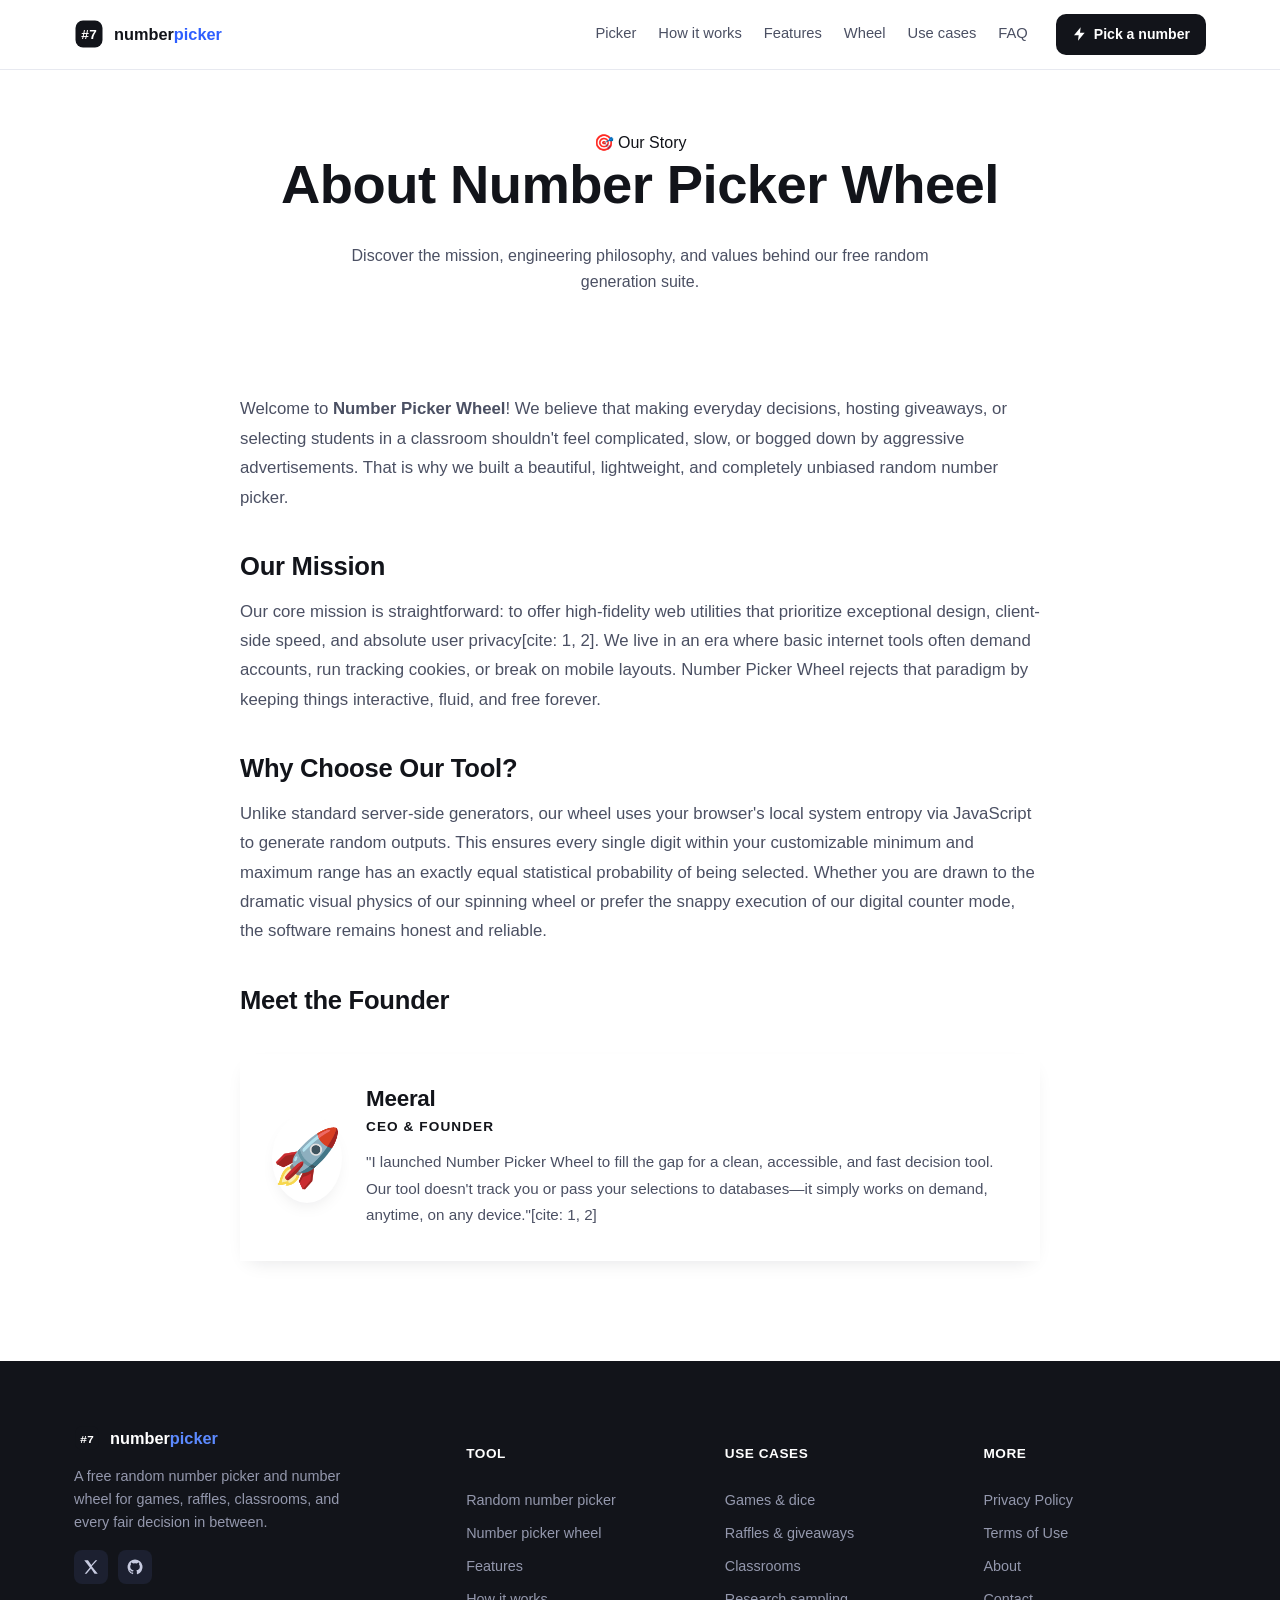
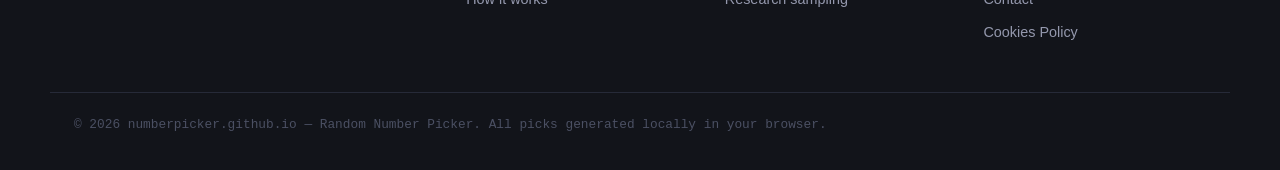
<file: about.html>
<!DOCTYPE html>
<html lang="en">
<head>
  <meta charset="UTF-8" />
  <meta name="viewport" content="width=device-width, initial-scale=1.0" />
  <title>About Us — Number Picker Wheel</title>
  <meta name="description" content="Meet the team behind Number Picker Wheel. Founded by Meeral to provide a clean, fair, and fast random number generation experience." />
  <link rel="canonical" href="https://numberpicker.github.io/about" />
  <link rel="icon" type="image/png" sizes="32x32" href="/favicon.png">

  <!-- Fonts -->
  <link rel="preconnect" href="https://fonts.googleapis.com" />
  <link rel="preconnect" href="https://fonts.gstatic.com" crossorigin />
  <link href="https://fonts.googleapis.com/css2?family=Playfair+Display:wght@700;800&family=Plus+Jakarta+Sans:wght@400;600;700;800&display=swap" rel="stylesheet" />

  <link rel="stylesheet" href="/css/style.css" />
  <style>
    .about-page-content {
      padding: 60px 0 100px;
      max-width: 800px;
      margin: 0 auto;
    }
    .about-page-content h2 {
      font-size: 1.6rem;
      margin: 40px 0 16px;
      color: var(--brown);
    }
    .about-page-content p {
      margin-bottom: 20px;
      font-size: 1.05rem;
      line-height: 1.75;
    }
    .team-card {
      background: var(--cream);
      border: 1px solid var(--cream-border);
      border-radius: var(--radius-lg);
      padding: 32px;
      margin-top: 40px;
      display: flex;
      align-items: center;
      gap: 24px;
      box-shadow: var(--shadow-sm);
    }
    .team-avatar {
      font-size: 3.5rem;
      background: var(--white);
      width: 90px;
      height: 90px;
      display: flex;
      align-items: center;
      justify-content: center;
      border-radius: 50%;
      box-shadow: var(--shadow-sm);
      border: 2px dashed var(--gold-light);
    }
    .team-info h3 {
      font-size: 1.4rem;
      margin-bottom: 4px;
    }
    .team-role {
      font-size: 0.85rem;
      text-transform: uppercase;
      letter-spacing: 0.08em;
      color: var(--gold);
      font-weight: 700;
      margin-bottom: 12px;
    }
    @media (max-width: 640px) {
      .team-card { flex-direction: column; text-align: center; padding: 24px; }
    }
  </style>
</head>
<body>

<!-- Header Placeholder -->
<div id="site-header"></div>

<!-- ═══════════════════════════════════════════════════════
     HERO SECTION
═══════════════════════════════════════════════════════ -->
<section class="hero" style="padding: 60px 0 40px; text-align: center;">
  <div class="container">
    <div class="hero-badge">🎯 Our Story</div>
    <h1>About Number Picker Wheel</h1>
    <p class="hero-sub" style="margin-bottom: 0; max-width: 600px; margin-left: auto; margin-right: auto;">
      Discover the mission, engineering philosophy, and values behind our free random generation suite.
    </p>
  </div>
</section>

<!-- ═══════════════════════════════════════════════════════
     CONTENT SECTION
═══════════════════════════════════════════════════════ -->
<div class="container">
  <article class="about-page-content">
    <p>Welcome to <strong>Number Picker Wheel</strong>! We believe that making everyday decisions, hosting giveaways, or selecting students in a classroom shouldn't feel complicated, slow, or bogged down by aggressive advertisements. That is why we built a beautiful, lightweight, and completely unbiased random number picker.</p>
    
    <h2>Our Mission</h2>
    <p>Our core mission is straightforward: to offer high-fidelity web utilities that prioritize exceptional design, client-side speed, and absolute user privacy[cite: 1, 2]. We live in an era where basic internet tools often demand accounts, run tracking cookies, or break on mobile layouts. Number Picker Wheel rejects that paradigm by keeping things interactive, fluid, and free forever.</p>

    <h2>Why Choose Our Tool?</h2>
    <p>Unlike standard server-side generators, our wheel uses your browser's local system entropy via JavaScript to generate random outputs. This ensures every single digit within your customizable minimum and maximum range has an exactly equal statistical probability of being selected. Whether you are drawn to the dramatic visual physics of our spinning wheel or prefer the snappy execution of our digital counter mode, the software remains honest and reliable.</p>

    <h2>Meet the Founder</h2>
    <div class="team-card">
      <div class="team-avatar" aria-hidden="true">🚀</div>
      <div class="team-info">
        <h3>Meeral</h3>
        <div class="team-role">CEO &amp; Founder</div>
        <p style="margin: 0; font-size: 0.95rem;">"I launched Number Picker Wheel to fill the gap for a clean, accessible, and fast decision tool. Our tool doesn't track you or pass your selections to databases—it simply works on demand, anytime, on any device."[cite: 1, 2]</p>
      </div>
    </div>
  </article>
</div>

<div id="site-footer"></div>

<script src="/js/header.js"></script>
<script src="/js/footer.js"></script>


</body>
</html>
</file>
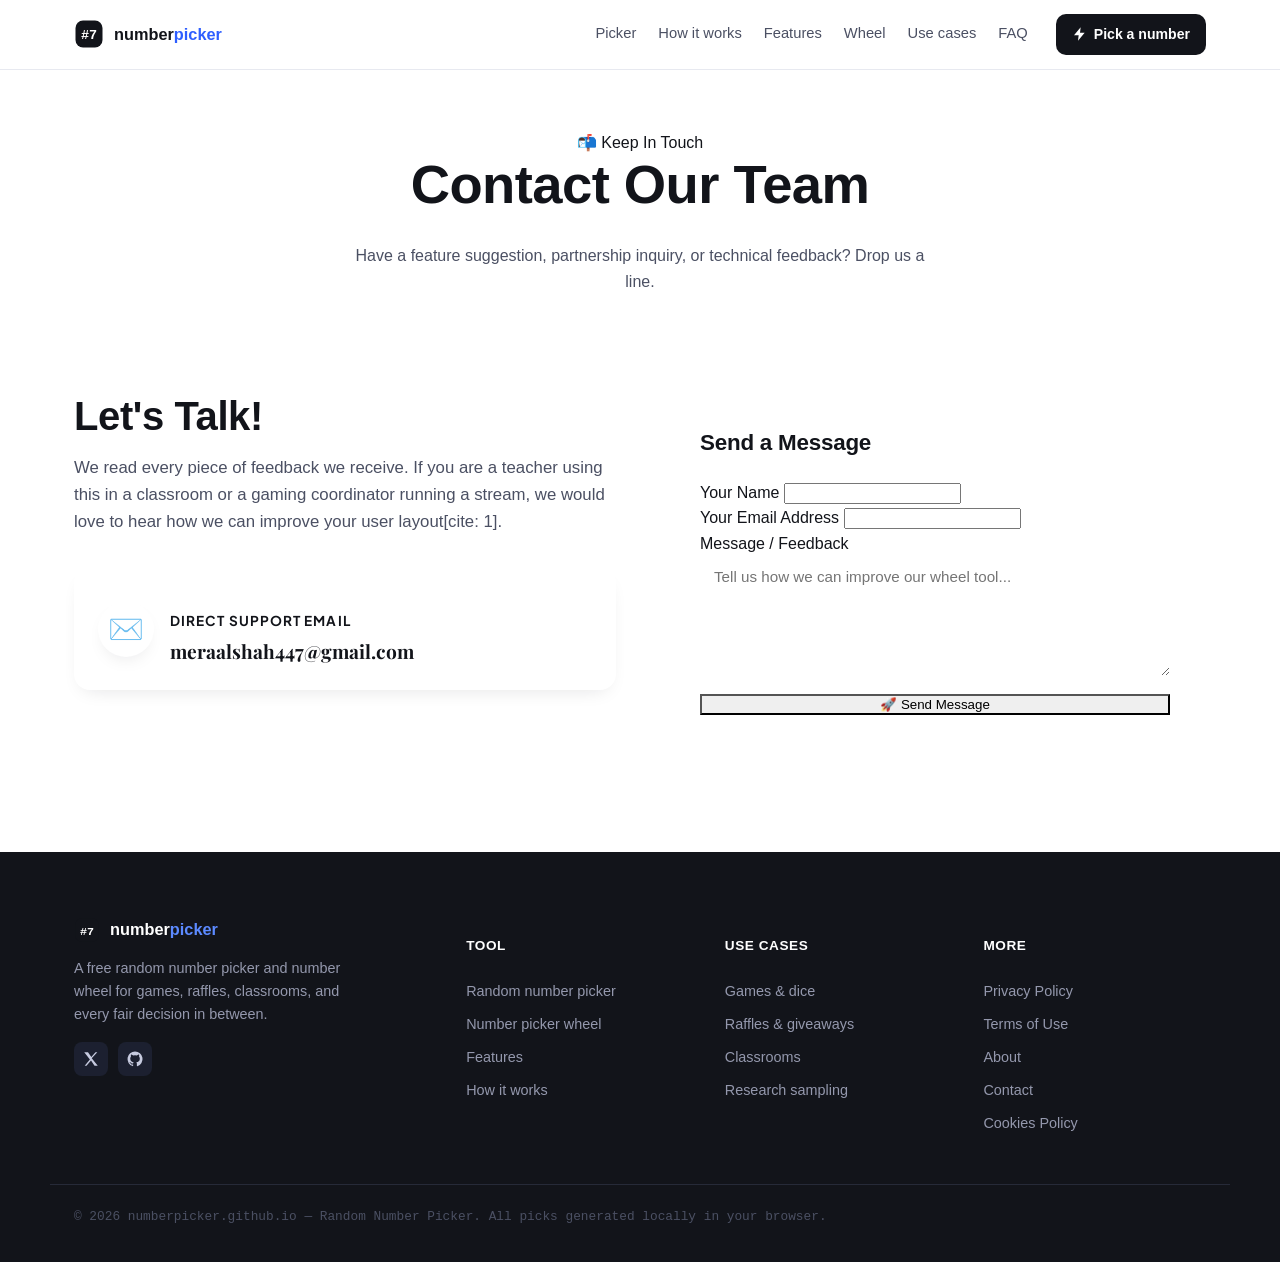
<file: contact.html>
<!DOCTYPE html>
<html lang="en">
<head>
  <meta charset="UTF-8" />
  <meta name="viewport" content="width=device-width, initial-scale=1.0" />
  <title>Contact Us — Number Picker Wheel</title>
  <meta name="description" content="Have questions or feature suggestions for Number Picker Wheel? Get in touch directly with our team." />
  <link rel="canonical" href="https://numberpicker.github.io/contact" />
  <link rel="icon" type="image/png" sizes="32x32" href="/favicon.png">

  <!-- Fonts -->
  <link rel="preconnect" href="https://fonts.googleapis.com" />
  <link rel="preconnect" href="https://fonts.gstatic.com" crossorigin />
  <link href="https://fonts.googleapis.com/css2?family=Playfair+Display:wght@700;800&family=Plus+Jakarta+Sans:wght@400;600;700;800&display=swap" rel="stylesheet" />

  <link rel="stylesheet" href="css/style.css" />
  <style>
    .contact-grid {
      display: grid;
      grid-template-columns: 1fr 1fr;
      gap: 48px;
      padding: 60px 0 100px;
      align-items: start;
    }
    .contact-info-panel h2 {
      margin-bottom: 16px;
    }
    .contact-info-panel p {
      font-size: 1.05rem;
      margin-bottom: 32px;
    }
    .contact-method-card {
      background: var(--cream);
      border: 1px solid var(--cream-border);
      border-radius: var(--radius);
      padding: 24px;
      display: flex;
      gap: 16px;
      align-items: center;
      box-shadow: var(--shadow-sm);
    }
    .contact-icon-bubble {
      font-size: 1.8rem;
      width: 56px;
      height: 56px;
      background: var(--white);
      border-radius: 50%;
      display: flex;
      align-items: center;
      justify-content: center;
      box-shadow: var(--shadow-sm);
      flex-shrink: 0;
    }
    .contact-method-card h4 {
      font-family: 'Plus Jakarta Sans', sans-serif;
      font-size: 0.85rem;
      text-transform: uppercase;
      letter-spacing: 0.08em;
      color: var(--text-light);
      margin-bottom: 4px;
    }
    .contact-method-card a {
      font-family: 'Playfair Display', serif;
      font-size: 1.2rem;
      font-weight: 700;
      color: var(--brown);
    }
    .contact-form-box {
      background: var(--white);
      border: 1px solid var(--cream-border);
      border-radius: var(--radius-lg);
      padding: 36px;
      box-shadow: var(--shadow-md);
    }
    .contact-form-box h3 {
      font-size: 1.4rem;
      margin-bottom: 24px;
    }
    .contact-form-box textarea {
      width: 100%;
      padding: 12px 14px;
      border: 1.5px solid var(--cream-border);
      border-radius: var(--radius-sm);
      background: var(--white);
      font-family: inherit;
      font-size: 0.95rem;
      color: var(--text);
      transition: border-color var(--transition);
      resize: vertical;
      min-height: 120px;
    }
    .contact-form-box textarea:focus {
      outline: none;
      border-color: var(--gold);
    }
    @media (max-width: 900px) {
      .contact-grid { grid-template-columns: 1fr; gap: 40px; }
    }
  </style>
</head>
<body>

<!-- Header Placeholder -->
<div id="site-header"></div>

<!-- ═══════════════════════════════════════════════════════
     HERO SECTION
═══════════════════════════════════════════════════════ -->
<section class="hero" style="padding: 60px 0 40px; text-align: center;">
  <div class="container">
    <div class="hero-badge">📬 Keep In Touch</div>
    <h1>Contact Our Team</h1>
    <p class="hero-sub" style="margin-bottom: 0; max-width: 600px; margin-left: auto; margin-right: auto;">
      Have a feature suggestion, partnership inquiry, or technical feedback? Drop us a line.
    </p>
  </div>
</section>

<!-- ═══════════════════════════════════════════════════════
     CONTACT INTERFACE
═══════════════════════════════════════════════════════ -->
<div class="container">
  <div class="contact-grid">
    
    <!-- Info Section -->
    <div class="contact-info-panel">
      <h2>Let's Talk!</h2>
      <p>We read every piece of feedback we receive. If you are a teacher using this in a classroom or a gaming coordinator running a stream, we would love to hear how we can improve your user layout[cite: 1].</p>
      
      <div class="contact-method-card">
        <div class="contact-icon-bubble" aria-hidden="true">✉️</div>
        <div>
          <h4>Direct Support Email</h4>
          <a href="mailto:meraalshah447@gmail.com">meraalshah447@gmail.com</a>
        </div>
      </div>
    </div>

    <!-- Interface Box -->
    <div class="contact-form-box">
      <h3>Send a Message</h3>
      <!-- Standard form action setup linking to your contact email -->
      <form action="https://formspree.io/f/xoq_____your_id_here" method="POST">
        <div class="form-group">
          <label for="c-name">Your Name</label>
          <input type="text" id="c-name" name="name" required />
        </div>
        <div class="form-group">
          <label for="c-email">Your Email Address</label>
          <input type="email" id="c-email" name="email" required />
        </div>
        <div class="form-group">
          <label for="c-msg">Message / Feedback</label>
          <textarea id="c-msg" name="message" required placeholder="Tell us how we can improve our wheel tool..."></textarea>
        </div>
        <button type="submit" class="btn-primary" style="width: 100%; justify-content: center; border-radius: var(--radius-sm); margin-top: 10px;">
          🚀 Send Message
        </button>
      </form>
    </div>

  </div>
</div>

<div id="site-footer"></div>

<script src="/js/header.js"></script>
<script src="/js/footer.js"></script>

</body>
</html>
</file>
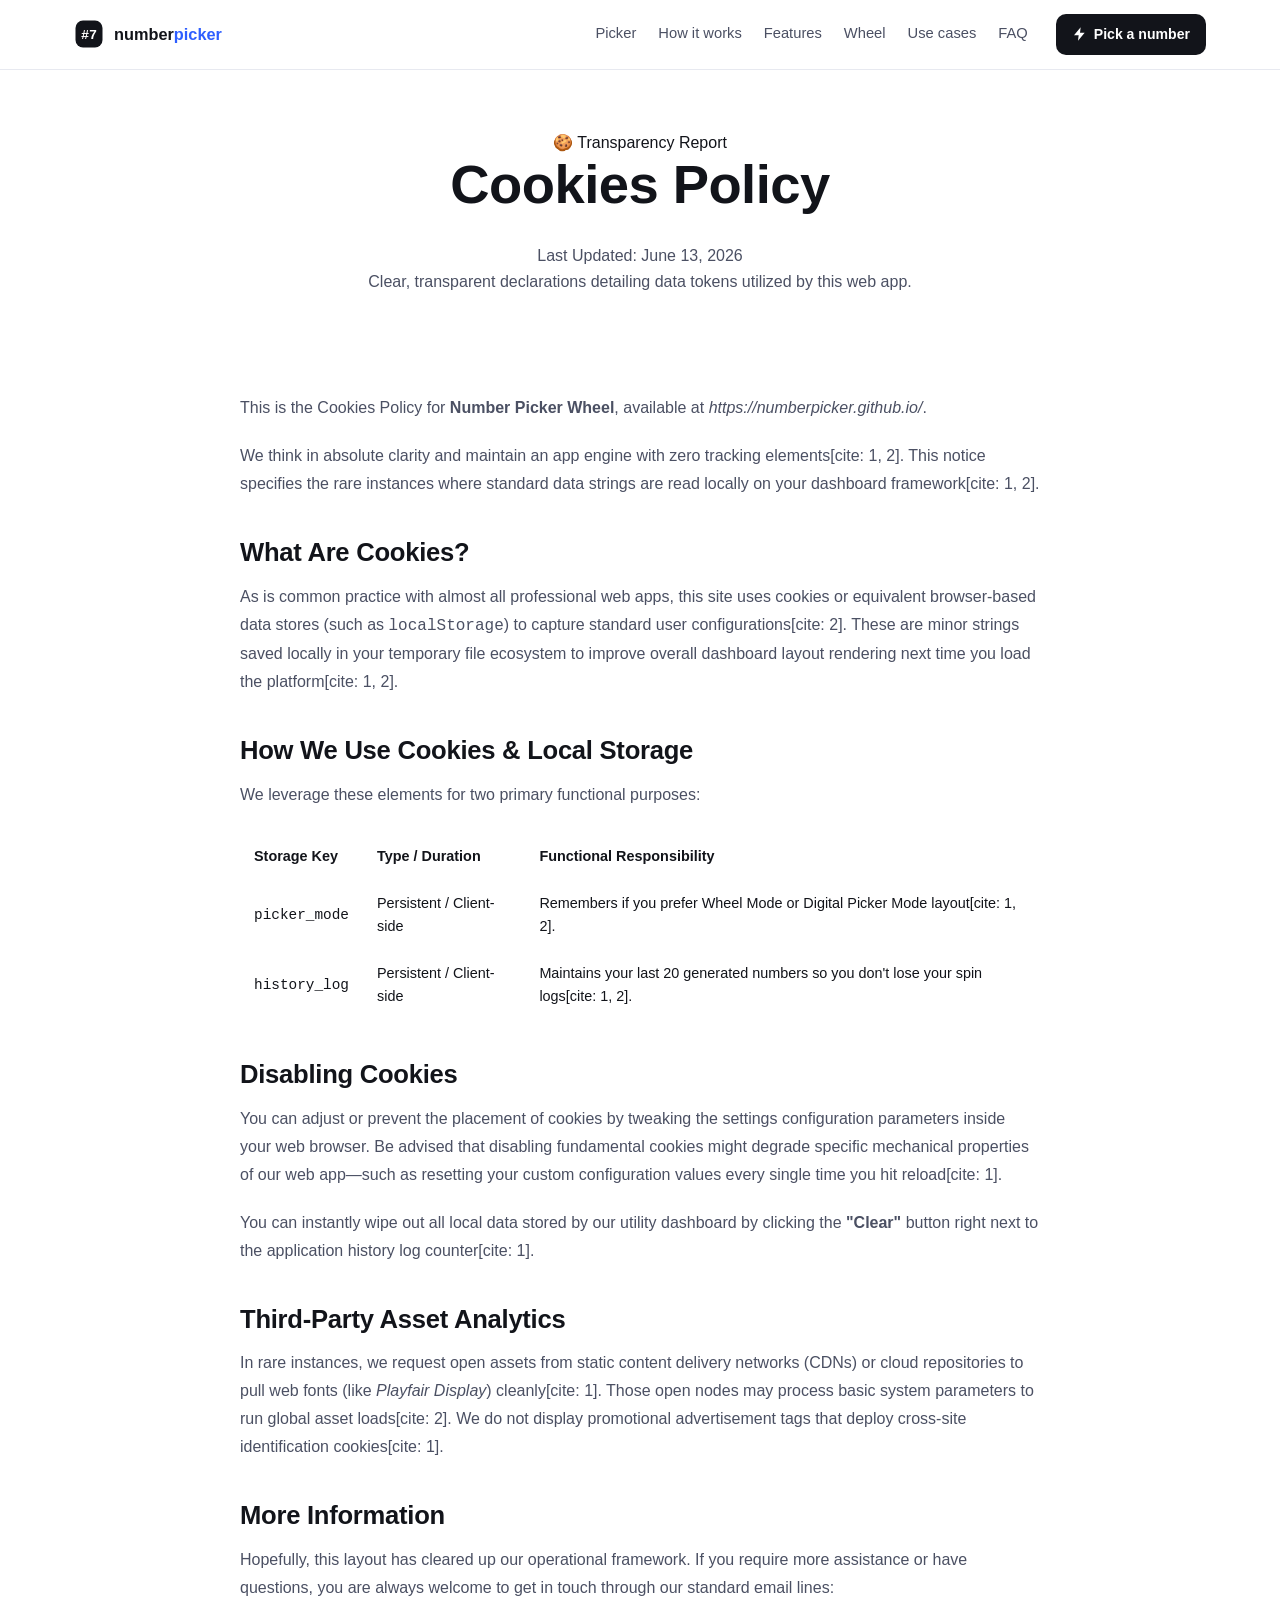
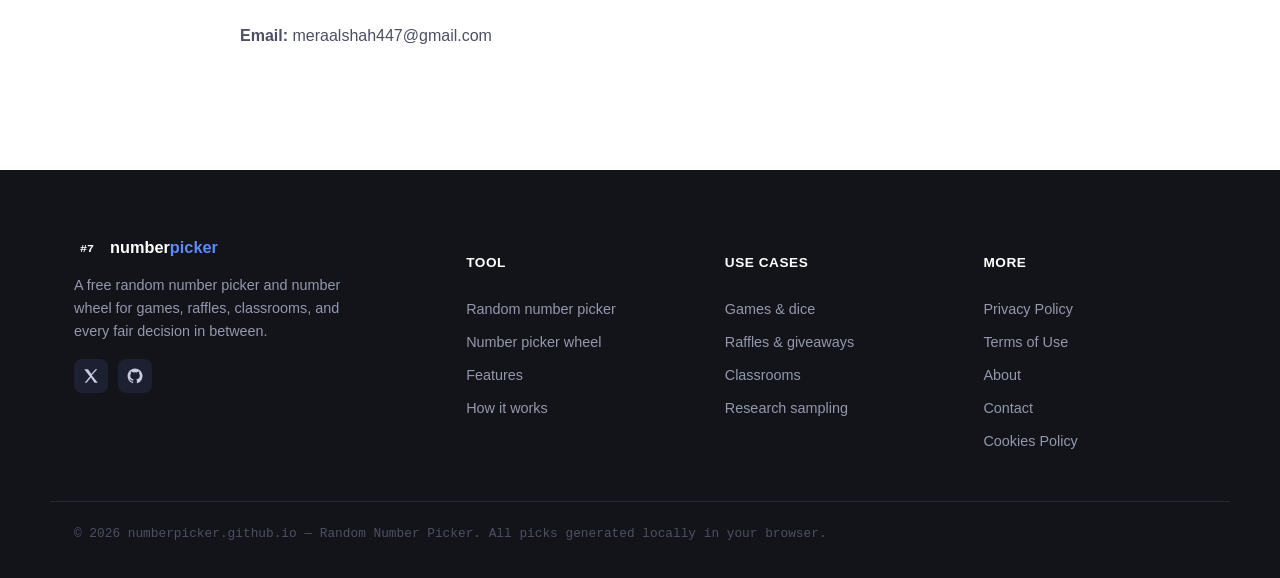
<file: cookies.html>
<!DOCTYPE html>
<html lang="en">
<head>
  <meta charset="UTF-8" />
  <meta name="viewport" content="width=device-width, initial-scale=1.0" />
  <title>Cookies Policy — Number Picker Wheel</title>
  <meta name="description" content="Cookies Policy for Number Picker Wheel. Clear details on our minimal, privacy-centric cookie structure." />
  <link rel="canonical" href="https://numberpicker.github.io/cookies" />
  <link rel="icon" type="image/png" sizes="32x32" href="/favicon.png">

  <!-- Fonts -->
  <link rel="preconnect" href="https://fonts.googleapis.com" />
  <link rel="preconnect" href="https://fonts.gstatic.com" crossorigin />
  <link href="https://fonts.googleapis.com/css2?family=Playfair+Display:wght@700;800&family=Plus+Jakarta+Sans:wght@400;600;700;800&display=swap" rel="stylesheet" />

  <link rel="stylesheet" href="css/style.css" />
  <style>
    .legal-content {
      padding: 60px 0 100px;
      max-width: 800px;
      margin: 0 auto;
    }
    .legal-content h2 {
      font-size: 1.6rem;
      margin: 40px 0 16px;
      color: var(--brown);
    }
    .legal-content p {
      margin-bottom: 20px;
      font-size: 1rem;
      line-height: 1.75;
    }
    .cookie-table {
      width: 100%;
      border-collapse: collapse;
      margin: 24px 0;
      font-size: 0.9rem;
    }
    .cookie-table th, .cookie-table td {
      border: 1px solid var(--cream-border);
      padding: 12px 14px;
      text-align: left;
    }
    .cookie-table th {
      background: var(--cream);
      color: var(--brown);
      font-weight: 700;
    }
    .cookie-table td {
      color: var(--text-muted);
    }
  </style>
</head>
<body>

<!-- Header Placeholder -->
<div id="site-header"></div>

<!-- ═══════════════════════════════════════════════════════
     HERO SECTION
═══════════════════════════════════════════════════════ -->
<section class="hero" style="padding: 60px 0 40px; text-align: center;">
  <div class="container">
    <div class="hero-badge">🍪 Transparency Report</div>
    <h1>Cookies Policy</h1>
    <p class="hero-sub" style="margin-bottom: 0; max-width: 600px; margin-left: auto; margin-right: auto;">
      Last Updated: June 13, 2026<br>
      Clear, transparent declarations detailing data tokens utilized by this web app.
    </p>
  </div>
</section>

<!-- ═══════════════════════════════════════════════════════
     CONTENT SECTION
═══════════════════════════════════════════════════════ -->
<div class="container">
  <article class="legal-content">
    <p>This is the Cookies Policy for <strong>Number Picker Wheel</strong>, available at <em>https://numberpicker.github.io/</em>.</p>
    <p>We think in absolute clarity and maintain an app engine with zero tracking elements[cite: 1, 2]. This notice specifies the rare instances where standard data strings are read locally on your dashboard framework[cite: 1, 2].</p>

    <h2>What Are Cookies?</h2>
    <p>As is common practice with almost all professional web apps, this site uses cookies or equivalent browser-based data stores (such as <code>localStorage</code>) to capture standard user configurations[cite: 2]. These are minor strings saved locally in your temporary file ecosystem to improve overall dashboard layout rendering next time you load the platform[cite: 1, 2].</p>

    <h2>How We Use Cookies &amp; Local Storage</h2>
    <p>We leverage these elements for two primary functional purposes:</p>
    <table class="cookie-table">
      <thead>
        <tr>
          <th>Storage Key</th>
          <th>Type / Duration</th>
          <th>Functional Responsibility</th>
        </tr>
      </thead>
      <tbody>
        <tr>
          <td><code>picker_mode</code></td>
          <td>Persistent / Client-side</td>
          <td>Remembers if you prefer Wheel Mode or Digital Picker Mode layout[cite: 1, 2].</td>
        </tr>
        <tr>
          <td><code>history_log</code></td>
          <td>Persistent / Client-side</td>
          <td>Maintains your last 20 generated numbers so you don't lose your spin logs[cite: 1, 2].</td>
        </tr>
      </tbody>
    </table>

    <h2>Disabling Cookies</h2>
    <p>You can adjust or prevent the placement of cookies by tweaking the settings configuration parameters inside your web browser. Be advised that disabling fundamental cookies might degrade specific mechanical properties of our web app—such as resetting your custom configuration values every single time you hit reload[cite: 1].</p>
    <p>You can instantly wipe out all local data stored by our utility dashboard by clicking the <strong>"Clear"</strong> button right next to the application history log counter[cite: 1].</p>

    <h2>Third-Party Asset Analytics</h2>
    <p>In rare instances, we request open assets from static content delivery networks (CDNs) or cloud repositories to pull web fonts (like <em>Playfair Display</em>) cleanly[cite: 1]. Those open nodes may process basic system parameters to run global asset loads[cite: 2]. We do not display promotional advertisement tags that deploy cross-site identification cookies[cite: 1].</p>

    <h2>More Information</h2>
    <p>Hopefully, this layout has cleared up our operational framework. If you require more assistance or have questions, you are always welcome to get in touch through our standard email lines:</p>
    <p><strong>Email:</strong> <a href="mailto:meraalshah447@gmail.com">meraalshah447@gmail.com</a></p>
  </article>
</div>

<div id="site-footer"></div>

<script src="/js/header.js"></script>
<script src="/js/footer.js"></script>


</body>
</html>
</file>
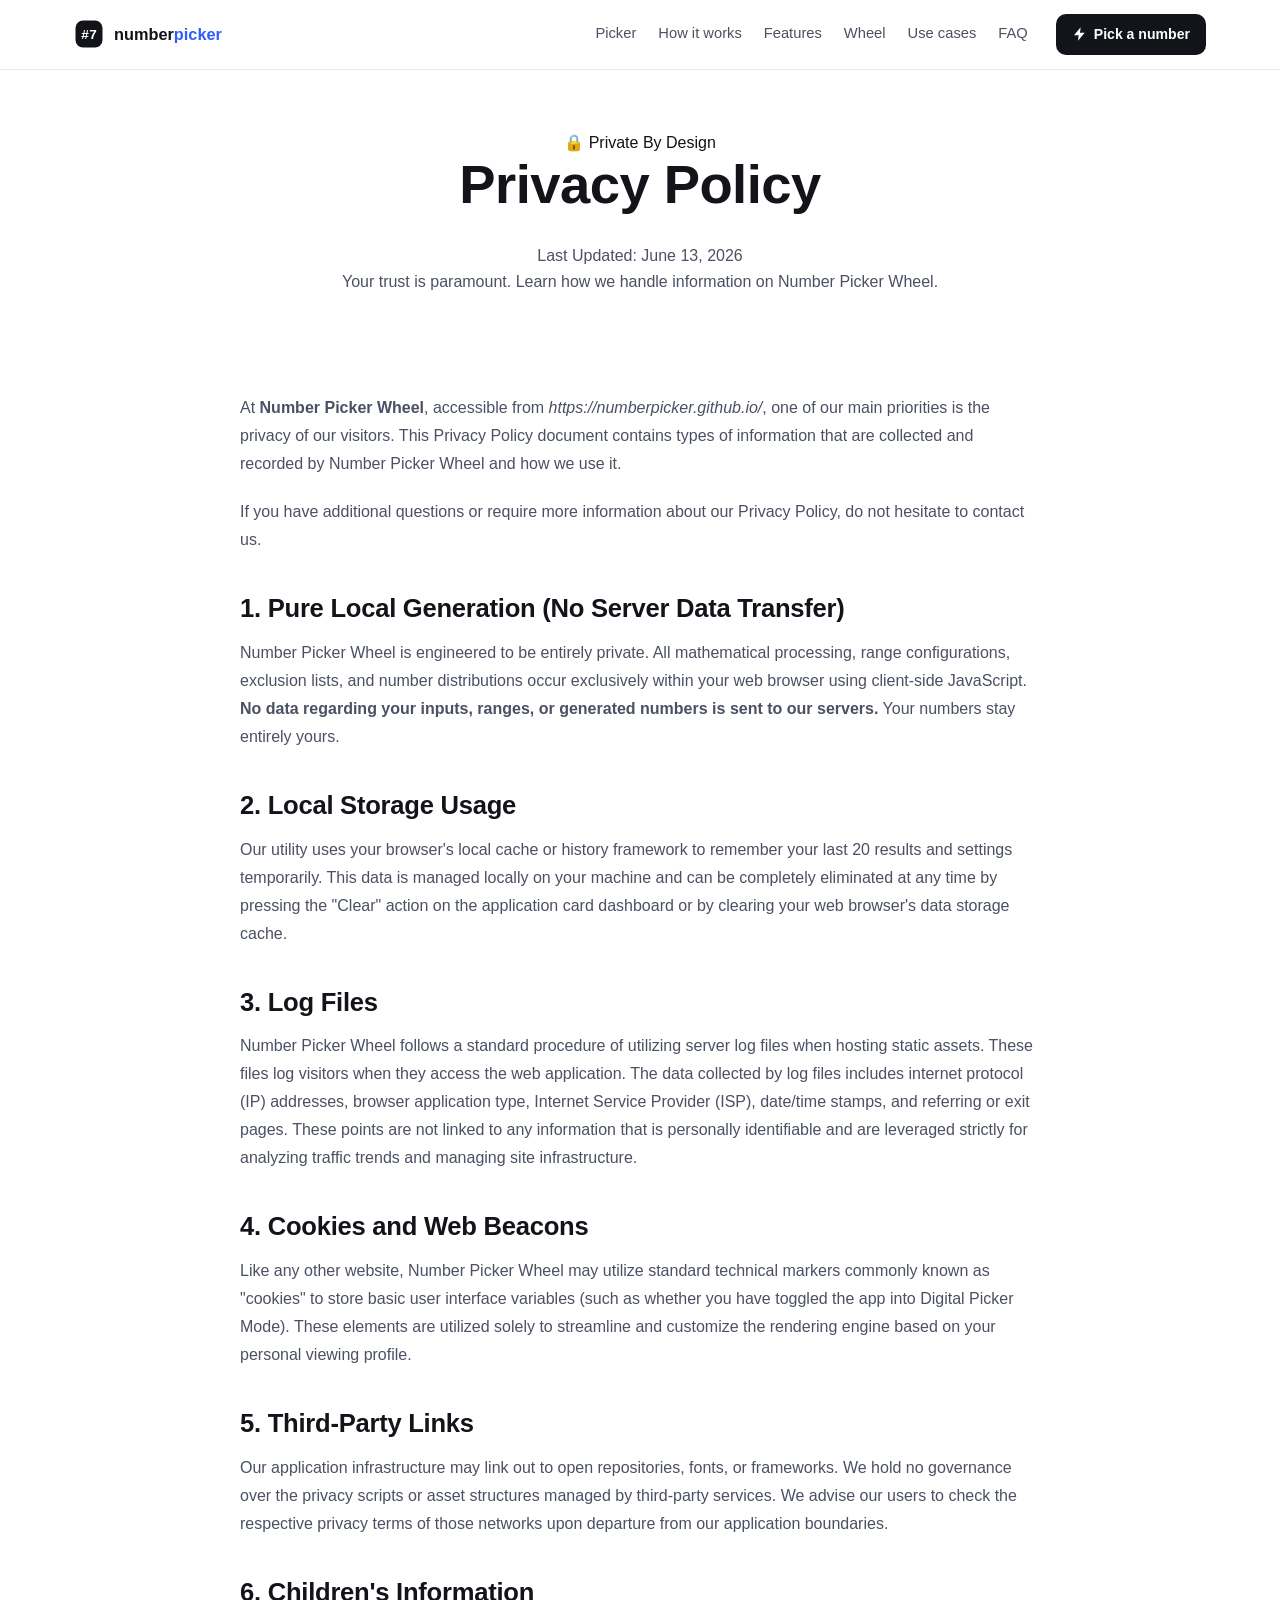
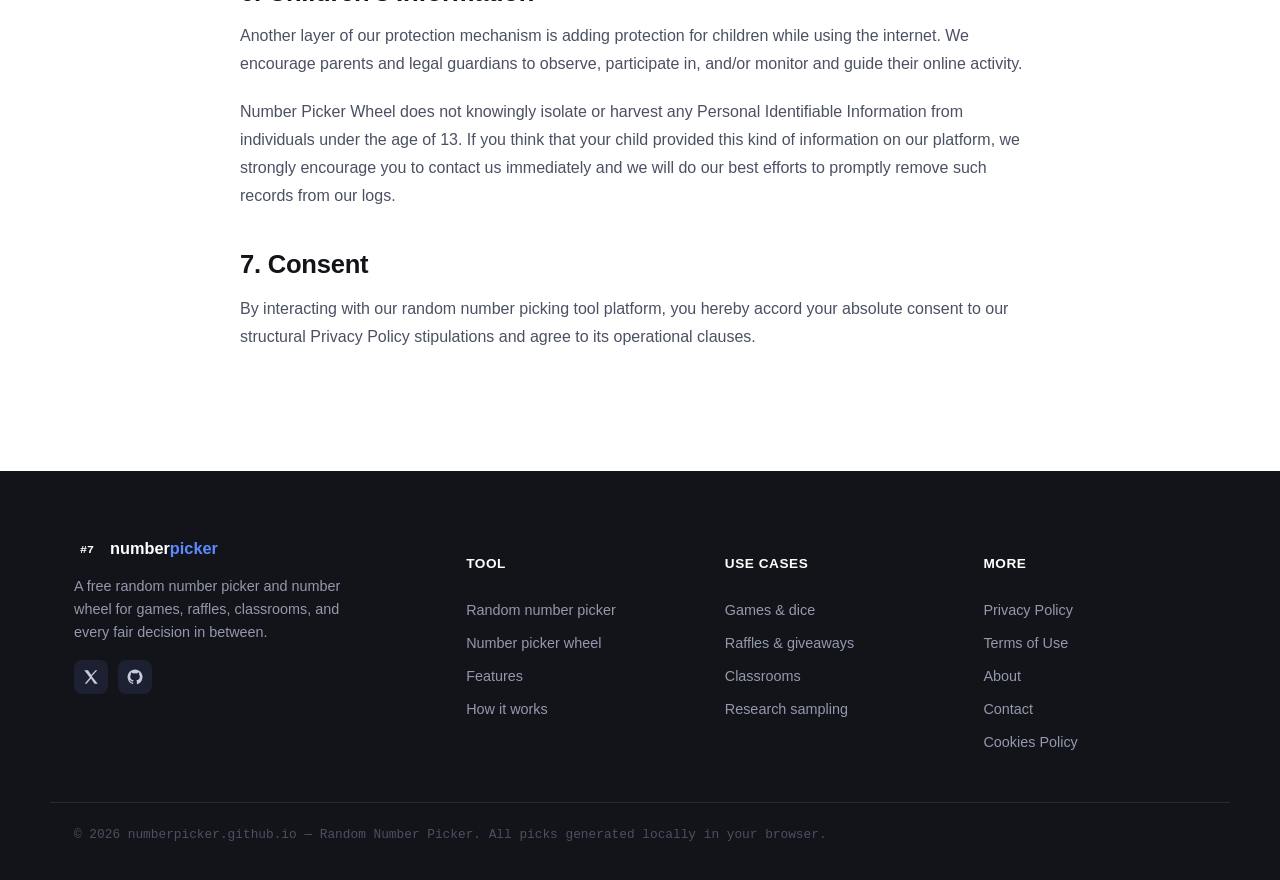
<file: privacy.html>
<!DOCTYPE html>
<html lang="en">
<head>
  <meta charset="UTF-8" />
  <meta name="viewport" content="width=device-width, initial-scale=1.0" />
  <title>Privacy Policy — Number Picker Wheel</title>
  <meta name="description" content="Privacy Policy for Number Picker Wheel. Learn how we maintain a private-by-design environment where your numbers stay yours." />
  <link rel="canonical" href="https://numberpicker.github.io/privacy" />
  <link rel="icon" type="image/png" sizes="32x32" href="/favicon.png">

  <!-- Fonts -->
  <link rel="preconnect" href="https://fonts.googleapis.com" />
  <link rel="preconnect" href="https://fonts.gstatic.com" crossorigin />
  <link href="https://fonts.googleapis.com/css2?family=Playfair+Display:wght@700;800&family=Plus+Jakarta+Sans:wght@400;600;700;800&display=swap" rel="stylesheet" />

  <link rel="stylesheet" href="css/style.css" />
  <style>
    /* Content-specific styles matching the site's layout system */
    .legal-content {
      padding: 60px 0 100px;
      max-width: 800px;
      margin: 0 auto;
    }
    .legal-content h2 {
      font-size: 1.6rem;
      margin: 40px 0 16px;
      color: var(--brown);
    }
    .legal-content p {
      margin-bottom: 20px;
      font-size: 1rem;
      line-height: 1.75;
    }
    .legal-content ul {
      list-style: disc;
      margin: 0 0 24px 24px;
    }
    .legal-content li {
      color: var(--text-muted);
      margin-bottom: 8px;
    }
  </style>
</head>
<body>

<!-- Header Placeholder -->
<div id="site-header"></div>

<!-- ═══════════════════════════════════════════════════════
     LEGAL HERO SECTION
═══════════════════════════════════════════════════════ -->
<section class="hero" style="padding: 60px 0 40px; text-align: center;">
  <div class="container">
    <div class="hero-badge">🔒 Private By Design</div>
    <h1>Privacy Policy</h1>
    <p class="hero-sub" style="margin-bottom: 0; max-width: 600px; margin-left: auto; margin-right: auto;">
      Last Updated: June 13, 2026<br>
      Your trust is paramount. Learn how we handle information on Number Picker Wheel.
    </p>
  </div>
</section>

<!-- ═══════════════════════════════════════════════════════
     LEGAL CONTENT SECTION
═══════════════════════════════════════════════════════ -->
<div class="container">
  <article class="legal-content">
    <p>At <strong>Number Picker Wheel</strong>, accessible from <em>https://numberpicker.github.io/</em>, one of our main priorities is the privacy of our visitors. This Privacy Policy document contains types of information that are collected and recorded by Number Picker Wheel and how we use it.</p>
    <p>If you have additional questions or require more information about our Privacy Policy, do not hesitate to contact us.</p>

    <h2>1. Pure Local Generation (No Server Data Transfer)</h2>
    <p>Number Picker Wheel is engineered to be entirely private. All mathematical processing, range configurations, exclusion lists, and number distributions occur exclusively within your web browser using client-side JavaScript. <strong>No data regarding your inputs, ranges, or generated numbers is sent to our servers.</strong> Your numbers stay entirely yours.</p>

    <h2>2. Local Storage Usage</h2>
    <p>Our utility uses your browser's local cache or history framework to remember your last 20 results and settings temporarily. This data is managed locally on your machine and can be completely eliminated at any time by pressing the "Clear" action on the application card dashboard or by clearing your web browser's data storage cache.</p>

    <h2>3. Log Files</h2>
    <p>Number Picker Wheel follows a standard procedure of utilizing server log files when hosting static assets. These files log visitors when they access the web application. The data collected by log files includes internet protocol (IP) addresses, browser application type, Internet Service Provider (ISP), date/time stamps, and referring or exit pages. These points are not linked to any information that is personally identifiable and are leveraged strictly for analyzing traffic trends and managing site infrastructure.</p>

    <h2>4. Cookies and Web Beacons</h2>
    <p>Like any other website, Number Picker Wheel may utilize standard technical markers commonly known as "cookies" to store basic user interface variables (such as whether you have toggled the app into Digital Picker Mode). These elements are utilized solely to streamline and customize the rendering engine based on your personal viewing profile.</p>

    <h2>5. Third-Party Links</h2>
    <p>Our application infrastructure may link out to open repositories, fonts, or frameworks. We hold no governance over the privacy scripts or asset structures managed by third-party services. We advise our users to check the respective privacy terms of those networks upon departure from our application boundaries.</p>

    <h2>6. Children's Information</h2>
    <p>Another layer of our protection mechanism is adding protection for children while using the internet. We encourage parents and legal guardians to observe, participate in, and/or monitor and guide their online activity.</p>
    <p>Number Picker Wheel does not knowingly isolate or harvest any Personal Identifiable Information from individuals under the age of 13. If you think that your child provided this kind of information on our platform, we strongly encourage you to contact us immediately and we will do our best efforts to promptly remove such records from our logs.</p>

    <h2>7. Consent</h2>
    <p>By interacting with our random number picking tool platform, you hereby accord your absolute consent to our structural Privacy Policy stipulations and agree to its operational clauses.</p>
  </article>
</div>

<div id="site-footer"></div>

<script src="/js/header.js"></script>
<script src="/js/footer.js"></script>

</body>
</html>
</file>
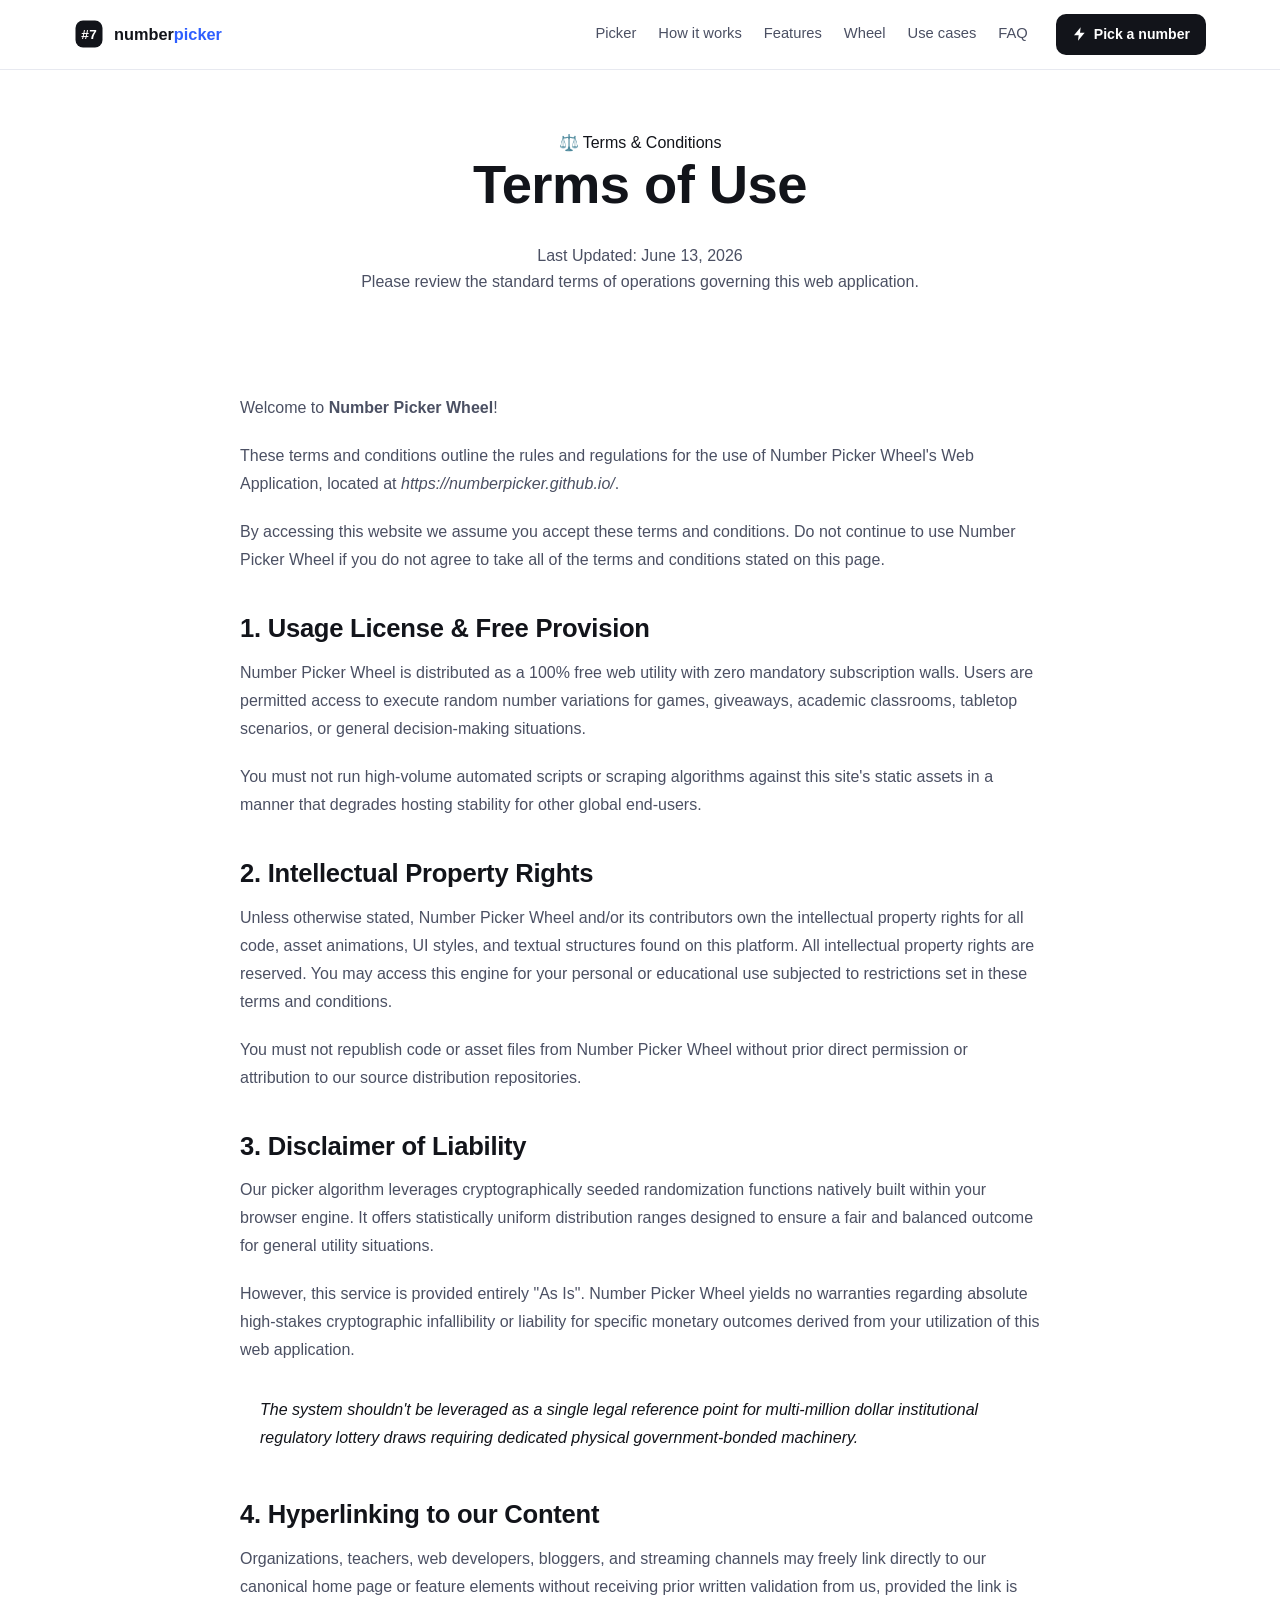
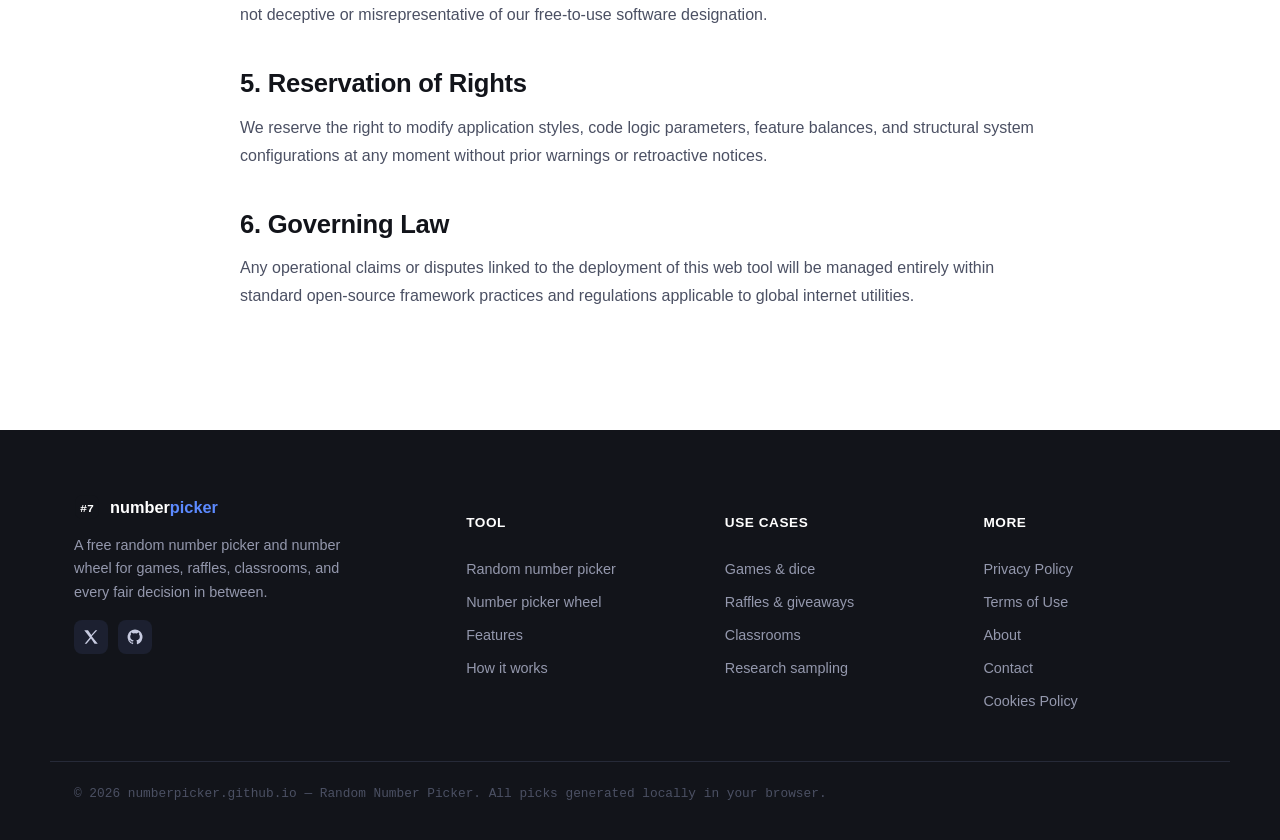
<file: terms.html>
<!DOCTYPE html>
<html lang="en">
<head>
  <meta charset="UTF-8" />
  <meta name="viewport" content="width=device-width, initial-scale=1.0" />
  <title>Terms of Use — Number Picker Wheel</title>
  <meta name="description" content="Terms of Use for Number Picker Wheel. Read our standard usage conditions for our free online random number generator." />
  <link rel="canonical" href="https://numberpicker.github.io/terms" />
  <link rel="icon" type="image/png" sizes="32x32" href="/favicon.png">

  <!-- Fonts -->
  <link rel="preconnect" href="https://fonts.googleapis.com" />
  <link rel="preconnect" href="https://fonts.gstatic.com" crossorigin />
  <link href="https://fonts.googleapis.com/css2?family=Playfair+Display:wght@700;800&family=Plus+Jakarta+Sans:wght@400;600;700;800&display=swap" rel="stylesheet" />

  <link rel="stylesheet" href="css/style.css" />
  <style>
    /* Content-specific styles matching the site's layout system */
    .legal-content {
      padding: 60px 0 100px;
      max-width: 800px;
      margin: 0 auto;
    }
    .legal-content h2 {
      font-size: 1.6rem;
      margin: 40px 0 16px;
      color: var(--brown);
    }
    .legal-content p {
      margin-bottom: 20px;
      font-size: 1rem;
      line-height: 1.75;
    }
    .legal-content blockquote {
      border-left: 4px solid var(--gold);
      padding: 8px 20px;
      background: var(--cream);
      margin: 24px 0;
      border-radius: 0 var(--radius-sm) var(--radius-sm) 0;
    }
    .legal-content blockquote p {
      margin-bottom: 0;
      font-style: italic;
      color: var(--brown);
    }
  </style>
</head>
<body>

<!-- Header Placeholder -->
<div id="site-header"></div>

<!-- ═══════════════════════════════════════════════════════
     LEGAL HERO SECTION
═══════════════════════════════════════════════════════ -->
<section class="hero" style="padding: 60px 0 40px; text-align: center;">
  <div class="container">
    <div class="hero-badge">⚖️ Terms &amp; Conditions</div>
    <h1>Terms of Use</h1>
    <p class="hero-sub" style="margin-bottom: 0; max-width: 600px; margin-left: auto; margin-right: auto;">
      Last Updated: June 13, 2026<br>
      Please review the standard terms of operations governing this web application.
    </p>
  </div>
</section>

<!-- ═══════════════════════════════════════════════════════
     LEGAL CONTENT SECTION
═══════════════════════════════════════════════════════ -->
<div class="container">
  <article class="legal-content">
    <p>Welcome to <strong>Number Picker Wheel</strong>!</p>
    <p>These terms and conditions outline the rules and regulations for the use of Number Picker Wheel's Web Application, located at <em>https://numberpicker.github.io/</em>.</p>
    <p>By accessing this website we assume you accept these terms and conditions. Do not continue to use Number Picker Wheel if you do not agree to take all of the terms and conditions stated on this page.</p>

    <h2>1. Usage License &amp; Free Provision</h2>
    <p>Number Picker Wheel is distributed as a 100% free web utility with zero mandatory subscription walls. Users are permitted access to execute random number variations for games, giveaways, academic classrooms, tabletop scenarios, or general decision-making situations.</p>
    <p>You must not run high-volume automated scripts or scraping algorithms against this site's static assets in a manner that degrades hosting stability for other global end-users.</p>

    <h2>2. Intellectual Property Rights</h2>
    <p>Unless otherwise stated, Number Picker Wheel and/or its contributors own the intellectual property rights for all code, asset animations, UI styles, and textual structures found on this platform. All intellectual property rights are reserved. You may access this engine for your personal or educational use subjected to restrictions set in these terms and conditions.</p>
    <p>You must not republish code or asset files from Number Picker Wheel without prior direct permission or attribution to our source distribution repositories.</p>

    <h2>3. Disclaimer of Liability</h2>
    <p>Our picker algorithm leverages cryptographically seeded randomization functions natively built within your browser engine. It offers statistically uniform distribution ranges designed to ensure a fair and balanced outcome for general utility situations.</p>
    <p>However, this service is provided entirely "As Is". Number Picker Wheel yields no warranties regarding absolute high-stakes cryptographic infallibility or liability for specific monetary outcomes derived from your utilization of this web application.</p>
    <blockquote>
      <p>The system shouldn't be leveraged as a single legal reference point for multi-million dollar institutional regulatory lottery draws requiring dedicated physical government-bonded machinery.</p>
    </blockquote>

    <h2>4. Hyperlinking to our Content</h2>
    <p>Organizations, teachers, web developers, bloggers, and streaming channels may freely link directly to our canonical home page or feature elements without receiving prior written validation from us, provided the link is not deceptive or misrepresentative of our free-to-use software designation.</p>

    <h2>5. Reservation of Rights</h2>
    <p>We reserve the right to modify application styles, code logic parameters, feature balances, and structural system configurations at any moment without prior warnings or retroactive notices.</p>

    <h2>6. Governing Law</h2>
    <p>Any operational claims or disputes linked to the deployment of this web tool will be managed entirely within standard open-source framework practices and regulations applicable to global internet utilities.</p>
  </article>
</div>

<!-- Footer Placeholder -->
<div id="site-footer"></div>

<script src="/js/header.js"></script>
<script src="/js/footer.js"></script>

</body>
</html>
</file>
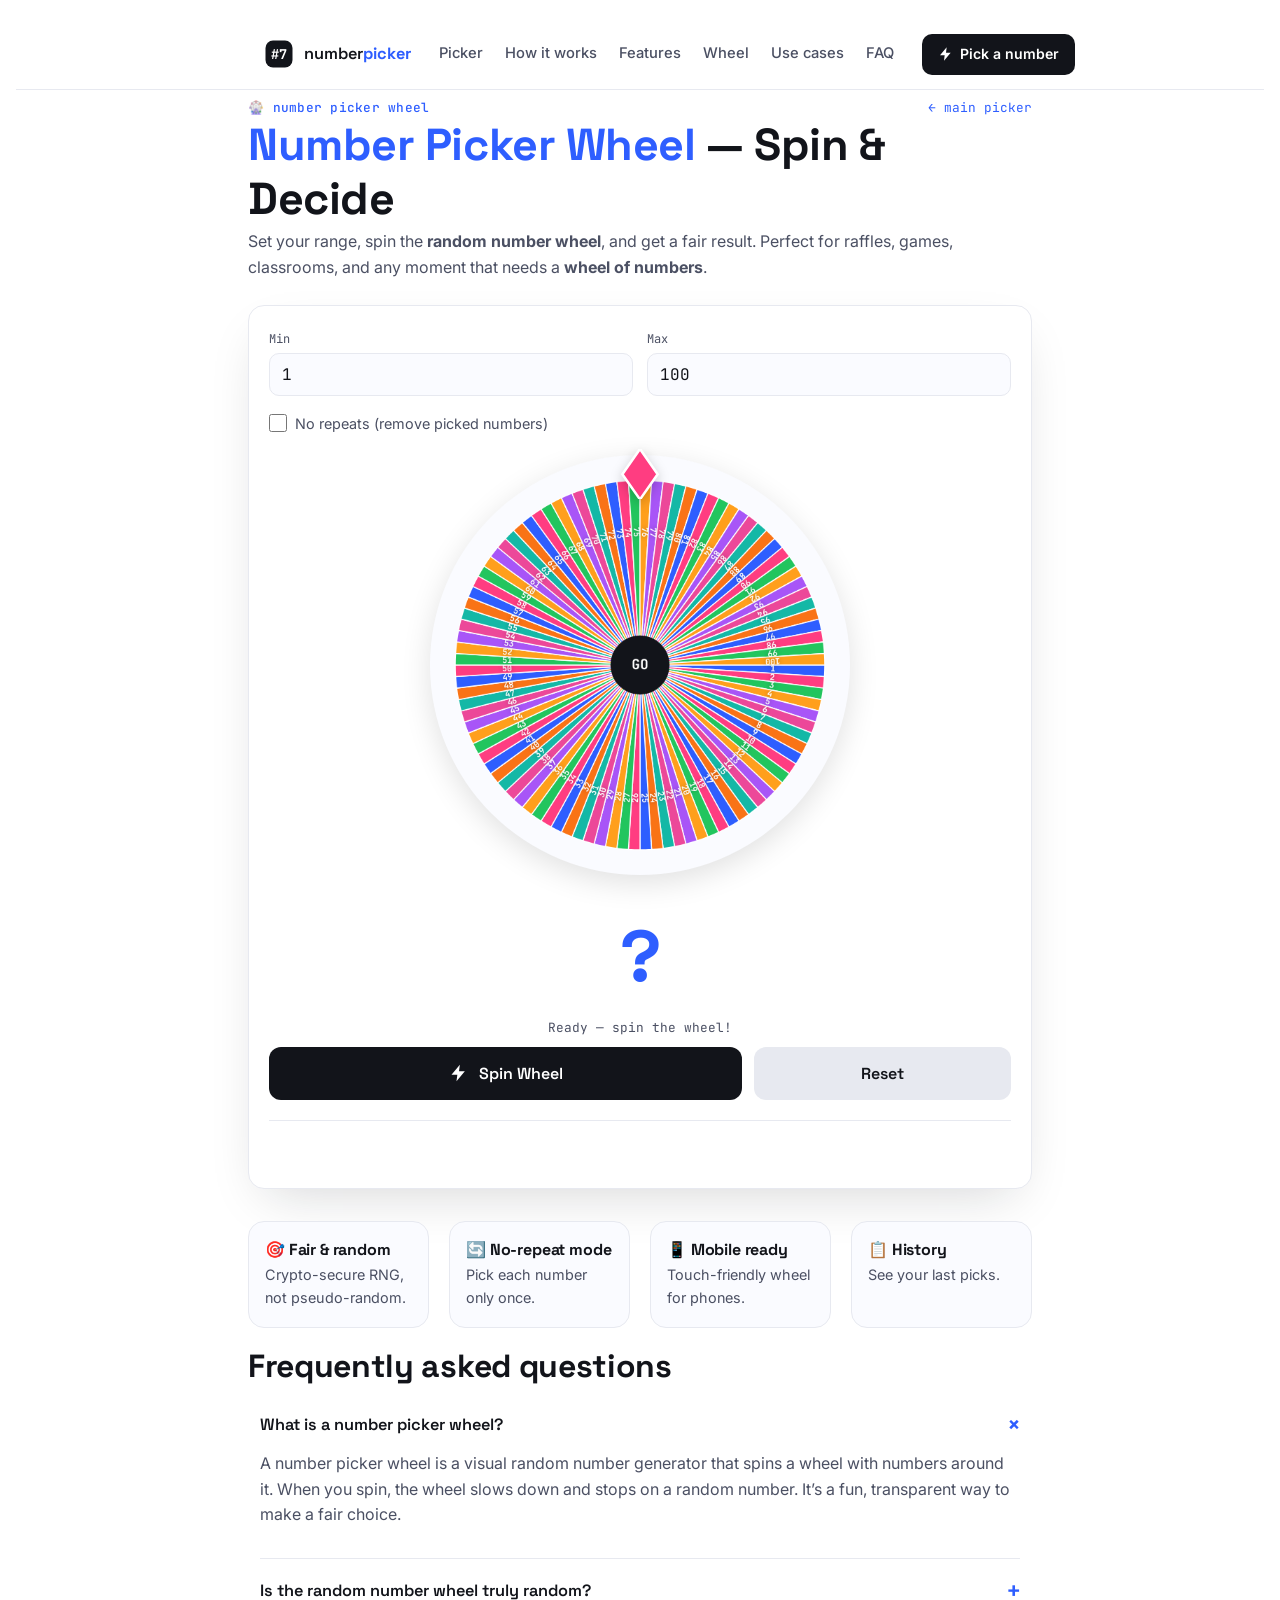
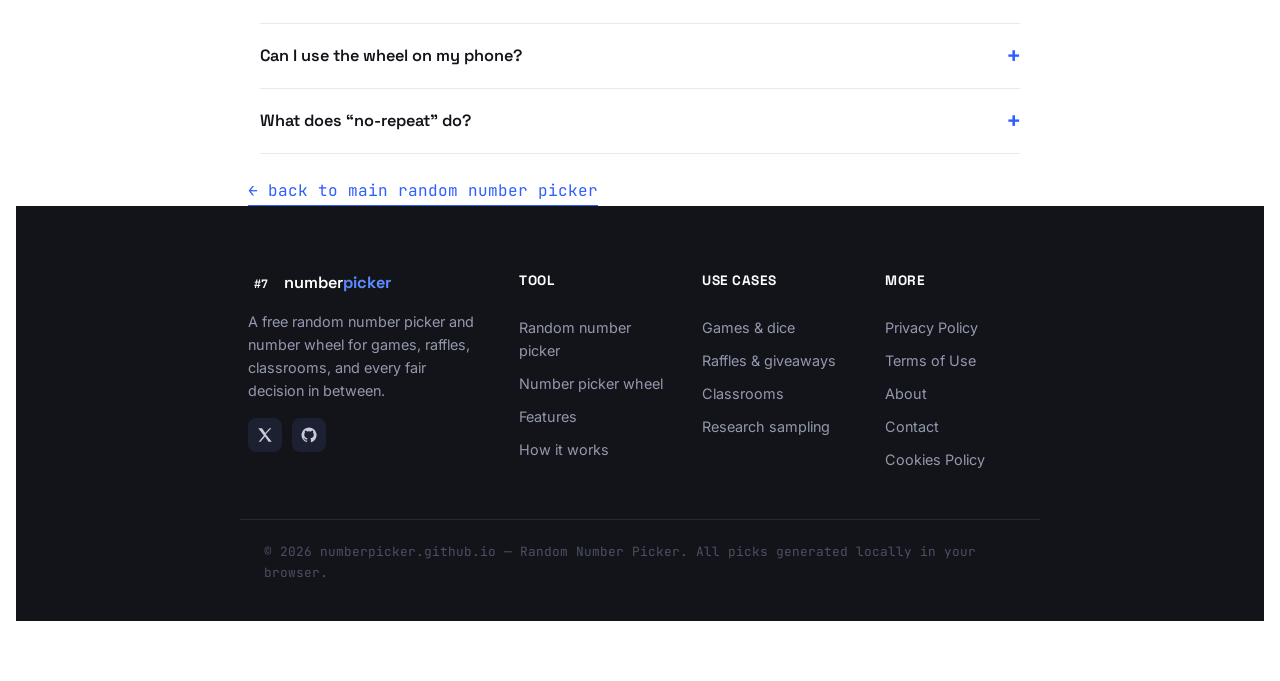
<file: wheel.html>
<!DOCTYPE html>
<html lang="en">
<head>
  <!-- Google tag (gtag.js) -->
  <script async src="https://www.googletagmanager.com/gtag/js?id=G-2HPBSQEKFC"></script>
  <script>
    window.dataLayer = window.dataLayer || [];
    function gtag(){dataLayer.push(arguments);}
    gtag('js', new Date());
    gtag('config', 'G-2HPBSQEKFC');
  </script>
  <meta charset="UTF-8">
  <meta name="viewport" content="width=device-width, initial-scale=1.0, maximum-scale=1.0, user-scalable=yes">
  <title>Number Picker Wheel — Spin the Random Number Wheel</title>
  <meta name="description" content="Spin the Number Picker Wheel! A free, fair random number generator wheel. Pick a random number wheel for games, raffles, classrooms. No sign-up.">
  <meta name="keywords" content="number picker wheel, random number picker wheel, number wheel, random number generator wheel, random number wheel, wheel of numbers, spin wheel, number picker">
  <link rel="canonical" href="https://numberpicker.github.io/wheel">
  <link rel="icon" type="image/png" sizes="32x32" href="/favicon.png">

  <!-- Open Graph -->
  <meta property="og:title" content="Number Picker Wheel — Spin the Random Number Wheel">
  <meta property="og:description" content="Interactive number picker wheel: set a range, spin, and get a fair random number. Perfect for raffles, games, classrooms.">
  <meta property="og:type" content="website">
  <meta property="og:url" content="https://numberpicker.github.io/wheel">
  <meta property="og:image" content="https://numberpicker.github.io/assets/og-wheel.png">

  <!-- Twitter -->
  <meta name="twitter:card" content="summary_large_image">
  <meta name="twitter:title" content="Number Picker Wheel — Spin & Pick Random Numbers">
  <meta name="twitter:description" content="Free number picker wheel: crypto-fair, animated, mobile-friendly. Spin the wheel of numbers now.">

  <!-- Fonts & CSS -->
  <link rel="preconnect" href="https://fonts.googleapis.com">
  <link rel="preconnect" href="https://fonts.gstatic.com" crossorigin>
  <link href="https://fonts.googleapis.com/css2?family=Space+Grotesk:wght@500;600;700&family=Inter:wght@400;500;600&family=JetBrains+Mono:wght@400;500;700&display=swap" rel="stylesheet">
  <link rel="stylesheet" href="/css/style.css">
  <style>
    /* ===== TOKENS ===== */
    :root {
      --white: #ffffff;
      --ink: #12141a;
      --ink-soft: #4b5063;
      --line: #e7e9f0;
      --paper: #fafbff;
      --blue: #2E5EFF;
      --pink: #FF3D81;
      --green: #22C55E;
      --amber: #FF9F1C;
      --font-display: 'Space Grotesk', sans-serif;
      --font-body: 'Inter', sans-serif;
      --font-mono: 'JetBrains Mono', monospace;
      --radius: 16px;
      --shadow-lg: 0 20px 50px -18px rgba(18,20,26,0.18);
      --shadow-sm: 0 8px 20px -10px rgba(18,20,26,0.14);
    }

    * {
      box-sizing: border-box;
      margin: 0;
      padding: 0;
    }

    body {
      background: var(--white);
      color: var(--ink);
      font-family: var(--font-body);
      line-height: 1.6;
      -webkit-font-smoothing: antialiased;
      padding: 20px 16px 60px;
    }

    .container {
      max-width: 800px;
      margin: 0 auto;
      padding: 0 8px;
    }

    h1, h2, h3 {
      font-family: var(--font-display);
      line-height: 1.2;
      letter-spacing: -0.01em;
    }

    h1 {
      font-size: clamp(2rem, 6vw, 2.8rem);
      margin-bottom: 0.25rem;
    }

    h2 {
      font-size: clamp(1.4rem, 3.2vw, 2rem);
      margin: 1.2rem 0 0.5rem;
    }

    p {
      color: var(--ink-soft);
      margin-bottom: 1rem;
    }

    .accent {
      color: var(--blue);
    }

    .eyebrow {
      font-family: var(--font-mono);
      font-size: 0.8rem;
      font-weight: 500;
      color: var(--blue);
      text-transform: lowercase;
      letter-spacing: 0.02em;
      margin-bottom: 0.5rem;
    }

    .text-center {
      text-align: center;
    }

    /* ----- WHEEL CARD ----- */
    .wheel-card {
      background: var(--white);
      border: 1.5px solid var(--line);
      border-radius: var(--radius);
      box-shadow: var(--shadow-lg);
      padding: 24px 20px 28px;
      margin: 24px 0 32px;
    }

    .range-row {
      display: flex;
      gap: 14px;
      flex-wrap: wrap;
      margin-bottom: 16px;
    }

    .range-row label {
      flex: 1;
      min-width: 100px;
      display: flex;
      flex-direction: column;
      gap: 4px;
      font-family: var(--font-mono);
      font-size: 0.75rem;
      color: var(--ink-soft);
    }

    .range-row input {
      font-family: var(--font-mono);
      font-size: 1rem;
      padding: 10px 12px;
      border-radius: 10px;
      border: 1.5px solid var(--line);
      background: var(--paper);
      width: 100%;
      color: var(--ink);
    }

    .range-row input:focus {
      outline: 2px solid var(--blue);
      outline-offset: 1px;
    }

    .no-repeat-toggle {
      display: flex;
      align-items: center;
      gap: 8px;
      font-size: 0.9rem;
      color: var(--ink-soft);
      margin-bottom: 20px;
      cursor: pointer;
    }

    .no-repeat-toggle input {
      width: 18px;
      height: 18px;
      accent-color: var(--blue);
      cursor: pointer;
    }

    /* ----- CANVAS WHEEL ----- */
    .wheel-wrapper {
      position: relative;
      width: 100%;
      max-width: 420px;
      margin: 10px auto 24px;
      aspect-ratio: 1/1;
      touch-action: none;
    }

    #wheelCanvas {
      display: block;
      width: 100%;
      height: 100%;
      border-radius: 50%;
      box-shadow: 0 8px 30px rgba(0,0,0,0.12);
      background: var(--paper);
      cursor: pointer;
      touch-action: none;
    }

    .wheel-pointer {
      position: absolute;
      top: -6px;
      left: 50%;
      transform: translateX(-50%);
      width: 12%;
      z-index: 5;
      filter: drop-shadow(0 4px 6px rgba(0,0,0,0.2));
    }

    .wheel-pointer svg {
      display: block;
      width: 100%;
      height: auto;
    }

    /* ----- SPIN BUTTON & HISTORY ----- */
    .action-row {
      display: flex;
      flex-wrap: wrap;
      gap: 12px;
      margin-top: 8px;
    }

    .pick-btn {
      flex: 1;
      display: flex;
      align-items: center;
      justify-content: center;
      gap: 10px;
      background: var(--ink);
      color: #fff;
      border: none;
      padding: 16px 20px;
      border-radius: 12px;
      font-family: var(--font-display);
      font-weight: 600;
      font-size: 1rem;
      cursor: pointer;
      transition: transform 0.15s ease, background 0.2s ease;
      min-width: 140px;
    }

    .pick-btn:hover {
      transform: translateY(-2px);
      background: var(--blue);
    }

    .pick-btn:active {
      transform: translateY(0);
    }

    .pick-btn:disabled {
      opacity: 0.6;
      transform: none;
      pointer-events: none;
    }

    .history-row {
      display: flex;
      gap: 8px;
      flex-wrap: wrap;
      min-height: 40px;
      padding-top: 16px;
      border-top: 1.5px solid var(--line);
      margin-top: 20px;
    }

    .history-chip {
      font-family: var(--font-mono);
      font-size: 0.85rem;
      font-weight: 600;
      padding: 4px 12px;
      border-radius: 30px;
      background: var(--paper);
      border: 1px solid var(--line);
      color: var(--ink);
      animation: chipIn 0.25s ease;
    }

    @keyframes chipIn {
      from { opacity: 0; transform: scale(0.8); }
      to { opacity: 1; transform: scale(1); }
    }

    .result-display {
      font-family: var(--font-display);
      font-size: clamp(2.8rem, 10vw, 4.5rem);
      font-weight: 700;
      text-align: center;
      color: var(--blue);
      margin: 10px 0 4px;
      letter-spacing: -0.02em;
      min-height: 5rem;
    }

    .subtext {
      font-family: var(--font-mono);
      font-size: 0.8rem;
      color: var(--ink-soft);
      text-align: center;
    }

    /* ----- FEATURES / FAQ (light) ----- */
    .feature-grid {
      display: grid;
      grid-template-columns: repeat(auto-fit, minmax(160px, 1fr));
      gap: 20px;
      margin: 24px 0 16px;
    }

    .feature-item {
      background: var(--paper);
      border-radius: var(--radius);
      padding: 18px 16px;
      border: 1px solid var(--line);
    }

    .feature-item h3 {
      font-size: 1rem;
      margin-bottom: 4px;
    }

    .feature-item p {
      font-size: 0.9rem;
      margin: 0;
    }

    .faq-item {
      border-bottom: 1.5px solid var(--line);
      padding: 14px 0;
    }

    .faq-item summary {
      cursor: pointer;
      font-family: var(--font-display);
      font-weight: 600;
      font-size: 1.02rem;
      list-style: none;
      display: flex;
      justify-content: space-between;
      align-items: center;
    }

    .faq-item summary::-webkit-details-marker { display: none; }
    .faq-item summary:after {
      content: "+";
      font-family: var(--font-mono);
      color: var(--blue);
      font-size: 1.4rem;
      margin-left: 12px;
      transition: transform 0.2s ease;
    }
    .faq-item[open] summary:after { transform: rotate(45deg); }
    .faq-item p { margin-top: 8px; }

    .back-link {
      display: inline-block;
      margin-top: 24px;
      font-family: var(--font-mono);
      color: var(--blue);
      border-bottom: 1.5px solid var(--blue);
      padding-bottom: 2px;
    }

    /* responsive */
    @media (max-width: 480px) {
      .wheel-card { padding: 16px; }
      .range-row { gap: 8px; }
      .range-row label { min-width: 70px; }
      .pick-btn { padding: 14px 12px; font-size: 0.9rem; }
    }
    @media (prefers-reduced-motion: reduce) {
      * { animation-duration: 0.001ms !important; transition-duration: 0.001ms !important; }
    }
  </style>

  <!-- Schema: WebApplication + FAQ -->
  <script type="application/ld+json">
  {
    "@context": "https://schema.org",
    "@type": "WebApplication",
    "name": "Number Picker Wheel",
    "url": "https://numberpicker.github.io/wheel",
    "applicationCategory": "UtilitiesApplication",
    "operatingSystem": "Any",
    "browserRequirements": "Requires JavaScript",
    "offers": { "@type": "Offer", "price": "0", "priceCurrency": "USD" },
    "description": "Spin the number picker wheel to generate a random number. Fair, fast, and mobile-friendly. Perfect for raffles, games, and decisions.",
    "featureList": ["Custom range", "Animated wheel", "No-repeat mode", "Pick history", "Crypto-secure"]
  }
  </script>
  <script type="application/ld+json">
  {
    "@context": "https://schema.org",
    "@type": "FAQPage",
    "mainEntity": [
      {"@type":"Question","name":"What is a number picker wheel?","acceptedAnswer":{"@type":"Answer","text":"A number picker wheel is a visual random number generator that spins a wheel of numbers and lands on a random value. It's used for games, raffles, classroom activities, and fair decision-making."}},
      {"@type":"Question","name":"Is the random number wheel truly fair?","acceptedAnswer":{"@type":"Answer","text":"Yes, it uses cryptographic random values from your browser, giving every number an equal chance."}},
      {"@type":"Question","name":"Can I use the number picker wheel on my phone?","acceptedAnswer":{"@type":"Answer","text":"Absolutely. The wheel is fully responsive and works on all devices, including phones and tablets."}},
      {"@type":"Question","name":"Can the wheel avoid repeating numbers?","acceptedAnswer":{"@type":"Answer","text":"Yes, enable 'no-repeat' mode and the wheel will not pick the same number twice until all numbers in the range have been used."}}
    ]
  }
  </script>
</head>
<body>

  <div id="site-header"></div>

<div class="container">
  <!-- breadcrumb / nav -->
  <div style="display:flex; justify-content:space-between; align-items:center; flex-wrap:wrap; margin-top:8px;">
    <span class="eyebrow" style="margin:0;">🎡 number picker wheel</span>
    <a href="/" style="font-family:var(--font-mono); font-size:0.8rem; color:var(--blue);">← main picker</a>
  </div>

  <h1><span class="accent">Number Picker Wheel</span> — Spin &amp; Decide</h1>
  <p>Set your range, spin the <strong>random number wheel</strong>, and get a fair result. Perfect for raffles, games, classrooms, and any moment that needs a <strong>wheel of numbers</strong>.</p>

  <!-- MAIN WHEEL CARD -->
  <div class="wheel-card" id="wheelApp">
    <div class="range-row">
      <label>Min <input type="number" id="minInput" value="1" inputmode="numeric"></label>
      <label>Max <input type="number" id="maxInput" value="100" inputmode="numeric"></label>
    </div>

    <label class="no-repeat-toggle">
      <input type="checkbox" id="noRepeatCheck"> 
      <span>No repeats (remove picked numbers)</span>
    </label>

    <div class="wheel-wrapper">
      <canvas id="wheelCanvas" width="600" height="600"></canvas>
      <div class="wheel-pointer" aria-hidden="true">
        <svg viewBox="0 0 40 40"><path d="M20 0 34 20 20 40 6 20Z" fill="#FF3D81" stroke="#fff" stroke-width="2"/></svg>
      </div>
    </div>

    <div class="result-display" id="resultDisplay">?</div>
    <div class="subtext" id="statusText">Tap the wheel or press Spin</div>

    <div class="action-row">
      <button class="pick-btn" id="spinBtn">
        <svg width="20" height="20" viewBox="0 0 24 24" fill="none"><path d="M13 2 3 14h7l-1 8 10-12h-7l1-8Z" fill="currentColor"/></svg>
        Spin Wheel
      </button>
      <button class="pick-btn" id="resetBtn" style="background:var(--line); color:var(--ink); flex:0.5; min-width:80px;">
        Reset
      </button>
    </div>

    <div class="history-row" id="historyRow" aria-label="Recent picks"></div>
  </div>

  <!-- mini features -->
  <div class="feature-grid">
    <div class="feature-item"><h3>🎯 Fair &amp; random</h3><p>Crypto-secure RNG, not pseudo-random.</p></div>
    <div class="feature-item"><h3>🔄 No-repeat mode</h3><p>Pick each number only once.</p></div>
    <div class="feature-item"><h3>📱 Mobile ready</h3><p>Touch-friendly wheel for phones.</p></div>
    <div class="feature-item"><h3>📋 History</h3><p>See your last picks.</p></div>
  </div>

  <!-- FAQ -->
  <h2>Frequently asked questions</h2>
  <div class="faq-list">
    <details class="faq-item" open>
      <summary>What is a number picker wheel?</summary>
      <p>A number picker wheel is a visual random number generator that spins a wheel with numbers around it. When you spin, the wheel slows down and stops on a random number. It’s a fun, transparent way to make a fair choice.</p>
    </details>
    <details class="faq-item">
      <summary>Is the random number wheel truly random?</summary>
      <p>Yes! It uses your browser's built-in cryptographic random API (<code>crypto.getRandomValues</code>), so each number in your range has an equal chance of being selected.</p>
    </details>
    <details class="faq-item">
      <summary>Can I use the wheel on my phone?</summary>
      <p>Absolutely. The wheel is designed to work with touch events — just tap or drag to spin, and it’s fully responsive for any screen size.</p>
    </details>
    <details class="faq-item">
      <summary>What does “no-repeat” do?</summary>
      <p>When enabled, the wheel will not pick the same number twice until all numbers in the range have been used. Great for raffles or calling a list without replacement.</p>
    </details>
  </div>

  <a href="/" class="back-link">← back to main random number picker</a>
</div>

  <div id="site-footer"></div>

<script src="/js/header.js"></script>
<script src="/js/footer.js"></script>

<script>
  (function() {
    // ----- DOM refs -----
    const canvas = document.getElementById('wheelCanvas');
    const ctx = canvas.getContext('2d');
    const minInput = document.getElementById('minInput');
    const maxInput = document.getElementById('maxInput');
    const noRepeatCheck = document.getElementById('noRepeatCheck');
    const spinBtn = document.getElementById('spinBtn');
    const resetBtn = document.getElementById('resetBtn');
    const resultDisplay = document.getElementById('resultDisplay');
    const statusText = document.getElementById('statusText');
    const historyRow = document.getElementById('historyRow');

    // ----- state -----
    let currentMin = 1;
    let currentMax = 100;
    let availableNumbers = [];
    let pickHistory = [];
    let isSpinning = false;
    let spinAngle = 0;          // current rotation (radians)
    let targetAngle = 0;
    let animationId = null;
    let spinVelocity = 0;
    const friction = 0.985;
    const minVelocity = 0.002;
    let segmentColors = [];

    // ----- helpers -----
    function buildNumberArray(min, max) {
      const arr = [];
      for (let i = min; i <= max; i++) arr.push(i);
      return arr;
    }

    function resetState() {
      const min = parseInt(minInput.value, 10) || 1;
      const max = parseInt(maxInput.value, 10) || 100;
      if (min > max) {
        statusText.textContent = '⚠️ Min must be ≤ Max';
        return;
      }
      currentMin = min;
      currentMax = max;
      availableNumbers = buildNumberArray(min, max);
      pickHistory = [];
      resultDisplay.textContent = '?';
      statusText.textContent = 'Ready — spin the wheel!';
      renderHistory();
      drawWheel();
      // reset spin angle smoothly
      spinAngle = 0;
      targetAngle = 0;
      if (animationId) { cancelAnimationFrame(animationId); animationId = null; }
      isSpinning = false;
      spinBtn.disabled = false;
    }

    // ----- draw wheel -----
    function drawWheel(rotation = 0) {
      const w = canvas.width, h = canvas.height;
      const cx = w/2, cy = h/2, radius = Math.min(w,h)*0.44;
      ctx.clearRect(0, 0, w, h);

      const count = availableNumbers.length;
      if (count === 0) {
        // draw empty state
        ctx.beginPath();
        ctx.arc(cx, cy, radius, 0, 2*Math.PI);
        ctx.fillStyle = '#eef0f5';
        ctx.fill();
        ctx.strokeStyle = '#ccc';
        ctx.lineWidth = 2;
        ctx.stroke();
        ctx.fillStyle = '#4b5063';
        ctx.font = 'bold 22px "Space Grotesk", sans-serif';
        ctx.textAlign = 'center';
        ctx.textBaseline = 'middle';
        ctx.fillText('all numbers used', cx, cy);
        return;
      }

      const sliceAngle = (2 * Math.PI) / count;
      // generate colors
      if (segmentColors.length !== count) {
        segmentColors = [];
        const palette = ['#2E5EFF','#FF3D81','#22C55E','#FF9F1C','#A855F7','#EC4899','#14B8A6','#F97316'];
        for (let i = 0; i < count; i++) {
          segmentColors.push(palette[i % palette.length]);
        }
      }

      for (let i = 0; i < count; i++) {
        const start = i * sliceAngle + rotation;
        const end = start + sliceAngle;
        ctx.beginPath();
        ctx.moveTo(cx, cy);
        ctx.arc(cx, cy, radius, start, end);
        ctx.closePath();
        ctx.fillStyle = segmentColors[i % segmentColors.length];
        ctx.fill();
        ctx.strokeStyle = '#fff';
        ctx.lineWidth = 1.5;
        ctx.stroke();

        // label
        const mid = start + sliceAngle/2;
        const labelRadius = radius * 0.72;
        const x = cx + Math.cos(mid) * labelRadius;
        const y = cy + Math.sin(mid) * labelRadius;
        ctx.save();
        ctx.translate(x, y);
        ctx.rotate(mid + (mid > Math.PI/2 ? Math.PI : 0));
        ctx.fillStyle = '#fff';
        ctx.font = 'bold ' + (count > 60 ? '12px' : count > 30 ? '14px' : '18px') + ' "JetBrains Mono", monospace';
        ctx.textAlign = 'center';
        ctx.textBaseline = 'middle';
        const numStr = availableNumbers[i].toString();
        ctx.shadowColor = 'rgba(0,0,0,0.3)';
        ctx.shadowBlur = 6;
        ctx.fillText(numStr, 0, 0);
        ctx.shadowBlur = 0;
        ctx.restore();
      }

      // center circle
      ctx.beginPath();
      ctx.arc(cx, cy, radius * 0.16, 0, 2*Math.PI);
      ctx.fillStyle = '#12141A';
      ctx.fill();
      ctx.fillStyle = '#fff';
      ctx.font = 'bold 20px "JetBrains Mono", monospace';
      ctx.textAlign = 'center';
      ctx.textBaseline = 'middle';
      ctx.fillText('GO', cx, cy+1);
    }

    // ----- pick random number -----
    function pickNumber() {
      if (availableNumbers.length === 0) {
        statusText.textContent = '🎯 All numbers used! Reset to continue.';
        resultDisplay.textContent = '⚡';
        return null;
      }
      // crypto random index
      const idx = Math.floor(crypto.getRandomValues(new Uint32Array(1))[0] / 0xffffffff * availableNumbers.length);
      const picked = availableNumbers[idx];
      if (noRepeatCheck.checked) {
        availableNumbers.splice(idx, 1);
      }
      pickHistory.push(picked);
      if (pickHistory.length > 20) pickHistory.shift();
      return picked;
    }

    // ----- spin animation -----
    function spinWheel() {
      if (isSpinning) return;
      if (availableNumbers.length === 0) {
        statusText.textContent = '⚠️ No numbers left — Reset first.';
        return;
      }
      // pick the result
      const result = pickNumber();
      if (result === null) return;
      resultDisplay.textContent = result;
      statusText.textContent = `🎉 landed on ${result}`;
      renderHistory();

      // determine target angle: random extra spins + align to slice
      const count = availableNumbers.length > 0 ? availableNumbers.length : 1;
      const sliceAngle = (2 * Math.PI) / count;
      // find which slice index corresponds to result (if available)
      let targetIdx = 0;
      if (availableNumbers.length > 0) {
        // we already removed the number if no-repeat, so find its position in history?
        // easier: we just pick a random slice for visual
        targetIdx = Math.floor(Math.random() * count);
      } else {
        targetIdx = 0;
      }
      // extra full rotations (3-6)
      const extraSpins = 3 + Math.random() * 3;
      const targetSlice = targetIdx * sliceAngle + sliceAngle/2;
      // we want pointer at top ( -PI/2 )
      const pointerOffset = -Math.PI/2;
      let newAngle = spinAngle + extraSpins * 2 * Math.PI + (targetSlice - (spinAngle % (2*Math.PI)));
      // make sure it's forward
      while (newAngle <= spinAngle) newAngle += 2*Math.PI;
      targetAngle = newAngle;

      isSpinning = true;
      spinBtn.disabled = true;
      statusText.textContent = '🌀 spinning...';
      if (animationId) cancelAnimationFrame(animationId);
      animateSpin();
    }

    function animateSpin() {
      const diff = targetAngle - spinAngle;
      if (Math.abs(diff) < 0.003) {
        spinAngle = targetAngle;
        drawWheel(spinAngle);
        isSpinning = false;
        spinBtn.disabled = false;
        statusText.textContent = `✅ done! ${resultDisplay.textContent}`;
        animationId = null;
        return;
      }
      // ease out
      const speed = Math.max(0.02, diff * 0.035);
      spinAngle += speed;
      drawWheel(spinAngle);
      animationId = requestAnimationFrame(animateSpin);
    }

    // ----- render history -----
    function renderHistory() {
      historyRow.innerHTML = pickHistory.map(n => `<span class="history-chip">${n}</span>`).join('');
    }

    // ----- reset -----
    function handleReset() {
      if (animationId) { cancelAnimationFrame(animationId); animationId = null; }
      isSpinning = false;
      spinBtn.disabled = false;
      resetState();
    }

    // ----- event listeners -----
    function init() {
      resetState();

      spinBtn.addEventListener('click', spinWheel);

      resetBtn.addEventListener('click', handleReset);

      // tap wheel to spin
      canvas.addEventListener('click', (e) => {
        if (!isSpinning) spinWheel();
      });
      canvas.addEventListener('touchstart', (e) => {
        e.preventDefault();
        if (!isSpinning) spinWheel();
      }, { passive: false });

      // on range change, reset
      minInput.addEventListener('change', handleReset);
      maxInput.addEventListener('change', handleReset);
      noRepeatCheck.addEventListener('change', () => {
        // rebuild available from current range
        const min = parseInt(minInput.value, 10) || 1;
        const max = parseInt(maxInput.value, 10) || 100;
        if (min > max) return;
        availableNumbers = buildNumberArray(min, max);
        pickHistory = [];
        resultDisplay.textContent = '?';
        statusText.textContent = 'No-repeat toggled, reset.';
        renderHistory();
        drawWheel();
      });

      // also reset on blur if values changed
      minInput.addEventListener('blur', handleReset);
      maxInput.addEventListener('blur', handleReset);

      window.addEventListener('resize', () => { drawWheel(spinAngle); });
    }

    // wait for DOM
    if (document.readyState === 'loading') {
      document.addEventListener('DOMContentLoaded', init);
    } else {
      init();
    }
  })();
</script>
</body>
</html>
</file>
<file: css/style.css>
/* ============ TOKENS ============ */
:root{
  --white:#ffffff;
  --ink:#12141a;
  --ink-soft:#4b5063;
  --line:#e7e9f0;
  --paper:#fafbff;

  --blue:#2E5EFF;
  --pink:#FF3D81;
  --green:#22C55E;
  --amber:#FF9F1C;

  --font-display:'Space Grotesk', sans-serif;
  --font-body:'Inter', sans-serif;
  --font-mono:'JetBrains Mono', monospace;

  --radius:16px;
  --shadow-lg: 0 20px 50px -18px rgba(18,20,26,0.18);
  --shadow-sm: 0 8px 20px -10px rgba(18,20,26,0.14);
}

*,*::before,*::after{box-sizing:border-box;}
html{scroll-behavior:smooth;}
body{
  margin:0;
  background:var(--white);
  color:var(--ink);
  font-family:var(--font-body);
  line-height:1.6;
  -webkit-font-smoothing:antialiased;
}
img,svg{max-width:100%;display:block;}
a{color:inherit;text-decoration:none;}
h1,h2,h3{
  font-family:var(--font-display);
  line-height:1.12;
  margin:0 0 .5em;
  letter-spacing:-0.01em;
}
h2{font-size:clamp(1.7rem,3.6vw,2.5rem);}
h3{font-size:1.15rem;}
p{margin:0 0 1em;color:var(--ink-soft);}
ul{padding-left:0;list-style:none;margin:0;}

.container{
  width:100%;
  max-width:1180px;
  margin:0 auto;
  padding:0 24px;
}
.section{padding:96px 0;position:relative;}
@media (max-width:640px){.section{padding:64px 0;}}

.eyebrow{
  font-family:var(--font-mono);
  font-size:.8rem;
  font-weight:500;
  color:var(--blue);
  text-transform:lowercase;
  margin:0 0 .9em;
  letter-spacing:.02em;
}
.eyebrow.center{text-align:center;}
.section-lede{
  max-width:640px;
  font-size:1.05rem;
}
.section-lede.center{margin:0 auto 3rem;text-align:center;}
h2#how-heading, h2#features-heading, h2#use-cases-heading,
h2#testimonials-heading, h2#faq-heading{text-align:center;}

.skip-link{
  position:absolute;left:-999px;top:0;background:var(--ink);color:#fff;padding:10px 16px;z-index:999;border-radius:0 0 8px 0;
}
.skip-link:focus{left:0;}

/* ============ ACCENT TAGS ============ */
.accent{color:var(--blue);}
.tag{
  font-family:var(--font-mono);
  font-size:.78rem;
  padding:6px 12px;
  border-radius:999px;
  display:inline-flex;
  align-items:center;
  gap:6px;
  border:1.5px solid transparent;
}
.tag-blue{color:var(--blue);border-color:var(--blue);background:#EFF3FF;}
.tag-pink{color:var(--pink);border-color:var(--pink);background:#FFEFF5;}
.tag-green{color:#158a43;border-color:var(--green);background:#EAFBF1;}

/* ============ HERO ============ */
.hero{
  padding-top:56px;
  overflow:hidden;
}
.hero-bg{position:absolute;inset:0;overflow:hidden;pointer-events:none;z-index:0;}
.floating-num{
  position:absolute;
  font-family:var(--font-mono);
  font-weight:700;
  opacity:.14;
  animation:floaty 9s ease-in-out infinite;
}
.n1{top:6%;left:4%;font-size:5rem;color:var(--blue);animation-delay:0s;}
.n2{top:60%;left:2%;font-size:3.4rem;color:var(--pink);animation-delay:1.2s;}
.n3{top:14%;right:8%;font-size:4rem;color:var(--amber);animation-delay:2.1s;}
.n4{top:75%;right:14%;font-size:3rem;color:var(--green);animation-delay:.6s;}
.n5{top:40%;right:2%;font-size:2.6rem;color:var(--blue);animation-delay:1.8s;}
.n6{top:82%;left:22%;font-size:2.2rem;color:var(--pink);animation-delay:2.6s;}

@keyframes floaty{
  0%,100%{transform:translateY(0) rotate(0deg);}
  50%{transform:translateY(-22px) rotate(6deg);}
}

.hero-grid{
  display:grid;
  grid-template-columns:1.1fr 1fr;
  gap:56px;
  align-items:center;
  position:relative;
  z-index:1;
}
@media (max-width:960px){
  .hero-grid{grid-template-columns:1fr;}
}

.hero h1{font-size:clamp(2.2rem,5vw,3.4rem);}
.hero-lede{font-size:1.08rem;max-width:560px;}
.hero-tags{display:flex;gap:10px;flex-wrap:wrap;margin-top:1.4em;}

/* picker card */
.picker-card{
  background:var(--white);
  border:1.5px solid var(--line);
  border-radius:var(--radius);
  box-shadow:var(--shadow-lg);
  overflow:hidden;
}
.picker-card-top{
  display:flex;align-items:center;gap:8px;
  padding:12px 18px;
  background:var(--paper);
  border-bottom:1.5px solid var(--line);
}
.dot{width:10px;height:10px;border-radius:50%;}
.dot-pink{background:var(--pink);}
.dot-blue{background:var(--blue);}
.dot-green{background:var(--green);}
.picker-title{
  margin-left:8px;font-family:var(--font-mono);font-size:.78rem;color:var(--ink-soft);
}

.picker-body{padding:28px 28px 32px;}
.range-inputs{display:flex;gap:14px;margin-bottom:16px;}
.range-inputs label{
  flex:1;display:flex;flex-direction:column;gap:6px;
  font-family:var(--font-mono);font-size:.75rem;color:var(--ink-soft);
}
.range-inputs input{
  font-family:var(--font-mono);
  font-size:1.05rem;
  padding:10px 12px;
  border-radius:10px;
  border:1.5px solid var(--line);
  color:var(--ink);
  background:var(--paper);
  width:100%;
}
.range-inputs input:focus{outline:2px solid var(--blue);outline-offset:1px;}

.no-repeat-toggle{
  display:flex;align-items:center;gap:8px;
  font-size:.85rem;color:var(--ink-soft);margin-bottom:20px;cursor:pointer;
}
.no-repeat-toggle input{width:16px;height:16px;accent-color:var(--blue);}

.reel-wrap{position:relative;display:flex;justify-content:center;align-items:center;margin:8px auto 24px;width:220px;height:220px;}
.reel-ring{position:absolute;inset:0;}
.reel-ring circle{fill:none;stroke:var(--line);stroke-width:3;}
.reel{
  width:170px;height:170px;border-radius:50%;
  display:flex;align-items:center;justify-content:center;
  background:var(--paper);
  border:2px solid var(--line);
  position:relative;z-index:1;
}
#reel-display{
  font-family:var(--font-mono);font-weight:700;
  font-size:3.2rem;color:var(--blue);
}
.reel.spinning{animation:pulse .3s ease-in-out infinite;}
.reel.landed{animation:landPop .4s ease;}
@keyframes pulse{0%,100%{box-shadow:0 0 0 0 rgba(46,94,255,.25);}50%{box-shadow:0 0 0 14px rgba(46,94,255,0);}}
@keyframes landPop{0%{transform:scale(1.12);}60%{transform:scale(.96);}100%{transform:scale(1);}}

.pick-btn{
  width:100%;
  display:flex;align-items:center;justify-content:center;gap:10px;
  background:var(--ink);
  color:#fff;
  border:none;
  padding:16px 20px;
  border-radius:12px;
  font-family:var(--font-display);
  font-weight:600;
  font-size:1rem;
  cursor:pointer;
  transition:transform .15s ease, background .2s ease;
}
.pick-btn:hover{transform:translateY(-2px);background:var(--blue);}
.pick-btn:active{transform:translateY(0);}
.pick-btn svg{flex-shrink:0;}

.history-row{
  display:flex;gap:8px;flex-wrap:wrap;
  margin-top:20px;min-height:34px;
}
.history-chip{
  font-family:var(--font-mono);
  font-size:.82rem;font-weight:700;
  padding:5px 11px;border-radius:8px;color:#fff;
  animation:chipIn .3s ease;
}
@keyframes chipIn{from{opacity:0;transform:translateY(6px) scale(.85);}to{opacity:1;transform:none;}}

/* ============ HOW IT WORKS ============ */
.steps-grid{
  display:grid;grid-template-columns:repeat(3,1fr);gap:28px;margin-top:20px;
}
@media (max-width:800px){.steps-grid{grid-template-columns:1fr;}}
.step-card{
  background:var(--paper);
  border:1.5px solid var(--line);
  border-radius:var(--radius);
  padding:32px 26px;
  transition:transform .2s ease, box-shadow .2s ease;
}
.step-card:hover{transform:translateY(-4px);box-shadow:var(--shadow-sm);}
.step-icon{width:44px;height:44px;margin-bottom:16px;}

/* ============ FEATURES ============ */
.features{background:var(--paper);}
.features-grid{
  display:grid;grid-template-columns:repeat(3,1fr);gap:24px;margin-top:10px;
}
@media (max-width:900px){.features-grid{grid-template-columns:repeat(2,1fr);}}
@media (max-width:600px){.features-grid{grid-template-columns:1fr;}}
.feature-card{
  background:var(--white);
  border:1.5px solid var(--line);
  border-radius:var(--radius);
  padding:28px 24px;
  transition:transform .2s ease, box-shadow .2s ease, border-color .2s ease;
}
.feature-card:hover{transform:translateY(-4px);box-shadow:var(--shadow-sm);border-color:var(--blue);}
.feature-icon{width:40px;height:40px;margin-bottom:14px;}

/* ============ COMPARISON ============ */
.compare{background:var(--paper);}
.compare-grid{
  display:grid;grid-template-columns:repeat(3,1fr);gap:24px;margin-top:10px;
}
@media (max-width:900px){.compare-grid{grid-template-columns:1fr;}}
.compare-card{
  background:var(--white);
  border:1.5px solid var(--line);
  border-radius:var(--radius);
  padding:28px 24px;
}
.compare-icon{width:38px;height:38px;margin-bottom:14px;}

/* ============ WHEEL SECTION ============ */
.wheel-grid{
  display:grid;grid-template-columns:.9fr 1.1fr;gap:56px;align-items:center;
}
@media (max-width:900px){.wheel-grid{grid-template-columns:1fr;}.wheel-visual{order:-1;}}

.wheel-visual{position:relative;display:flex;justify-content:center;}
.wheel-svg{width:min(340px,80vw);animation:slowspin 24s linear infinite;transform-origin:center;}
.wheel-visual:hover .wheel-svg{animation-play-state:paused;}
@keyframes slowspin{from{transform:rotate(0deg);}to{transform:rotate(360deg);}}
.wheel-pointer{position:absolute;top:-6px;left:50%;transform:translateX(-50%);}

.why-list{margin-top:1.4em;}
.why-list li{
  padding:10px 0 10px 28px;
  border-bottom:1px solid var(--line);
  position:relative;
  color:var(--ink-soft);
}
.why-list li:before{
  content:"";position:absolute;left:0;top:18px;width:10px;height:10px;border-radius:50%;background:var(--green);
}
.why-list li:nth-child(2):before{background:var(--blue);}
.why-list li:nth-child(3):before{background:var(--pink);}
.why-list li:nth-child(4):before{background:var(--amber);}
.why-list li:nth-child(5):before{background:var(--green);}

.why-grid{display:grid;grid-template-columns:1.2fr .8fr;gap:56px;align-items:center;}
@media (max-width:900px){.why-grid{grid-template-columns:1fr;}.why-visual{order:-1;}}
.why-svg{width:min(300px,70vw);animation:spinSlow 30s linear infinite;}
@keyframes spinSlow{from{transform:rotate(0);}to{transform:rotate(360deg);}}

.link-cta{
  display:inline-flex;align-items:center;gap:6px;
  font-family:var(--font-mono);font-weight:500;
  color:var(--blue);margin-top:.6em;
  border-bottom:1.5px solid var(--blue);
  padding-bottom:2px;
}

/* ============ USE CASES ============ */
.usecase-grid{
  display:grid;grid-template-columns:repeat(3,1fr);gap:24px;margin-top:10px;
}
@media (max-width:900px){.usecase-grid{grid-template-columns:repeat(2,1fr);}}
@media (max-width:600px){.usecase-grid{grid-template-columns:1fr;}}
.usecase-card{
  border-left:3px solid var(--line);
  padding:6px 0 6px 22px;
  transition:border-color .2s ease;
}
.usecase-card:nth-child(1){border-color:var(--blue);}
.usecase-card:nth-child(2){border-color:var(--amber);}
.usecase-card:nth-child(3){border-color:var(--pink);}
.usecase-card:nth-child(4){border-color:var(--green);}
.usecase-card:nth-child(5){border-color:var(--blue);}
.usecase-card:nth-child(6){border-color:var(--pink);}
.usecase-icon{width:38px;height:38px;margin-bottom:12px;}

/* ============ TESTIMONIALS ============ */
.testimonials{background:var(--paper);}
.testimonial-grid{
  display:grid;grid-template-columns:repeat(3,1fr);gap:24px;margin-top:20px;
}
@media (max-width:900px){.testimonial-grid{grid-template-columns:1fr;}}
.testimonial-card{
  background:var(--white);
  border:1.5px solid var(--line);
  border-radius:var(--radius);
  padding:28px 24px;
  margin:0;
}
.quote-icon{width:32px;height:24px;margin-bottom:14px;}
.testimonial-card blockquote{margin:0 0 14px;font-size:.98rem;color:var(--ink);}
.testimonial-card figcaption{font-family:var(--font-mono);font-size:.78rem;color:var(--ink-soft);}

/* ============ FAQ ============ */
.faq-list{max-width:760px;margin:0 auto;}
.faq-item{
  border-bottom:1.5px solid var(--line);
  padding:18px 4px;
}
.faq-item summary{
  cursor:pointer;
  font-family:var(--font-display);
  font-weight:600;
  font-size:1.02rem;
  list-style:none;
  display:flex;
  justify-content:space-between;
  align-items:center;
}
.faq-item summary::-webkit-details-marker{display:none;}
.faq-item summary:after{
  content:"+";
  font-family:var(--font-mono);
  color:var(--blue);
  font-size:1.4rem;
  margin-left:12px;
  transition:transform .2s ease;
}
.faq-item[open] summary:after{transform:rotate(45deg);}
.faq-item p{margin-top:12px;}

/* ============ FINAL CTA ============ */
.final-cta{
  background:var(--ink);
  color:#fff;
  text-align:center;
}
.final-cta h2{color:#fff;}
.final-cta p{color:#c7cbe0;}
.cta-inner{max-width:560px;}
.cta-btn{max-width:280px;margin:1.6em auto 0;}
.cta-btn:hover{background:var(--pink);}

/* ============ FOCUS STATES ============ */
a:focus-visible, button:focus-visible, input:focus-visible, summary:focus-visible{
  outline:2px solid var(--blue);
  outline-offset:2px;
}

/* ============ REDUCED MOTION ============ */
@media (prefers-reduced-motion: reduce){
  *{animation-duration:.001ms !important; animation-iteration-count:1 !important; transition-duration:.001ms !important; scroll-behavior:auto !important;}
}

@media (max-width: 960px) {
  .hero-grid {
    display: flex;
    flex-direction: column;
  }
  
  .hero-grid .picker-card {
    order: -1;
  }
}
</file>
